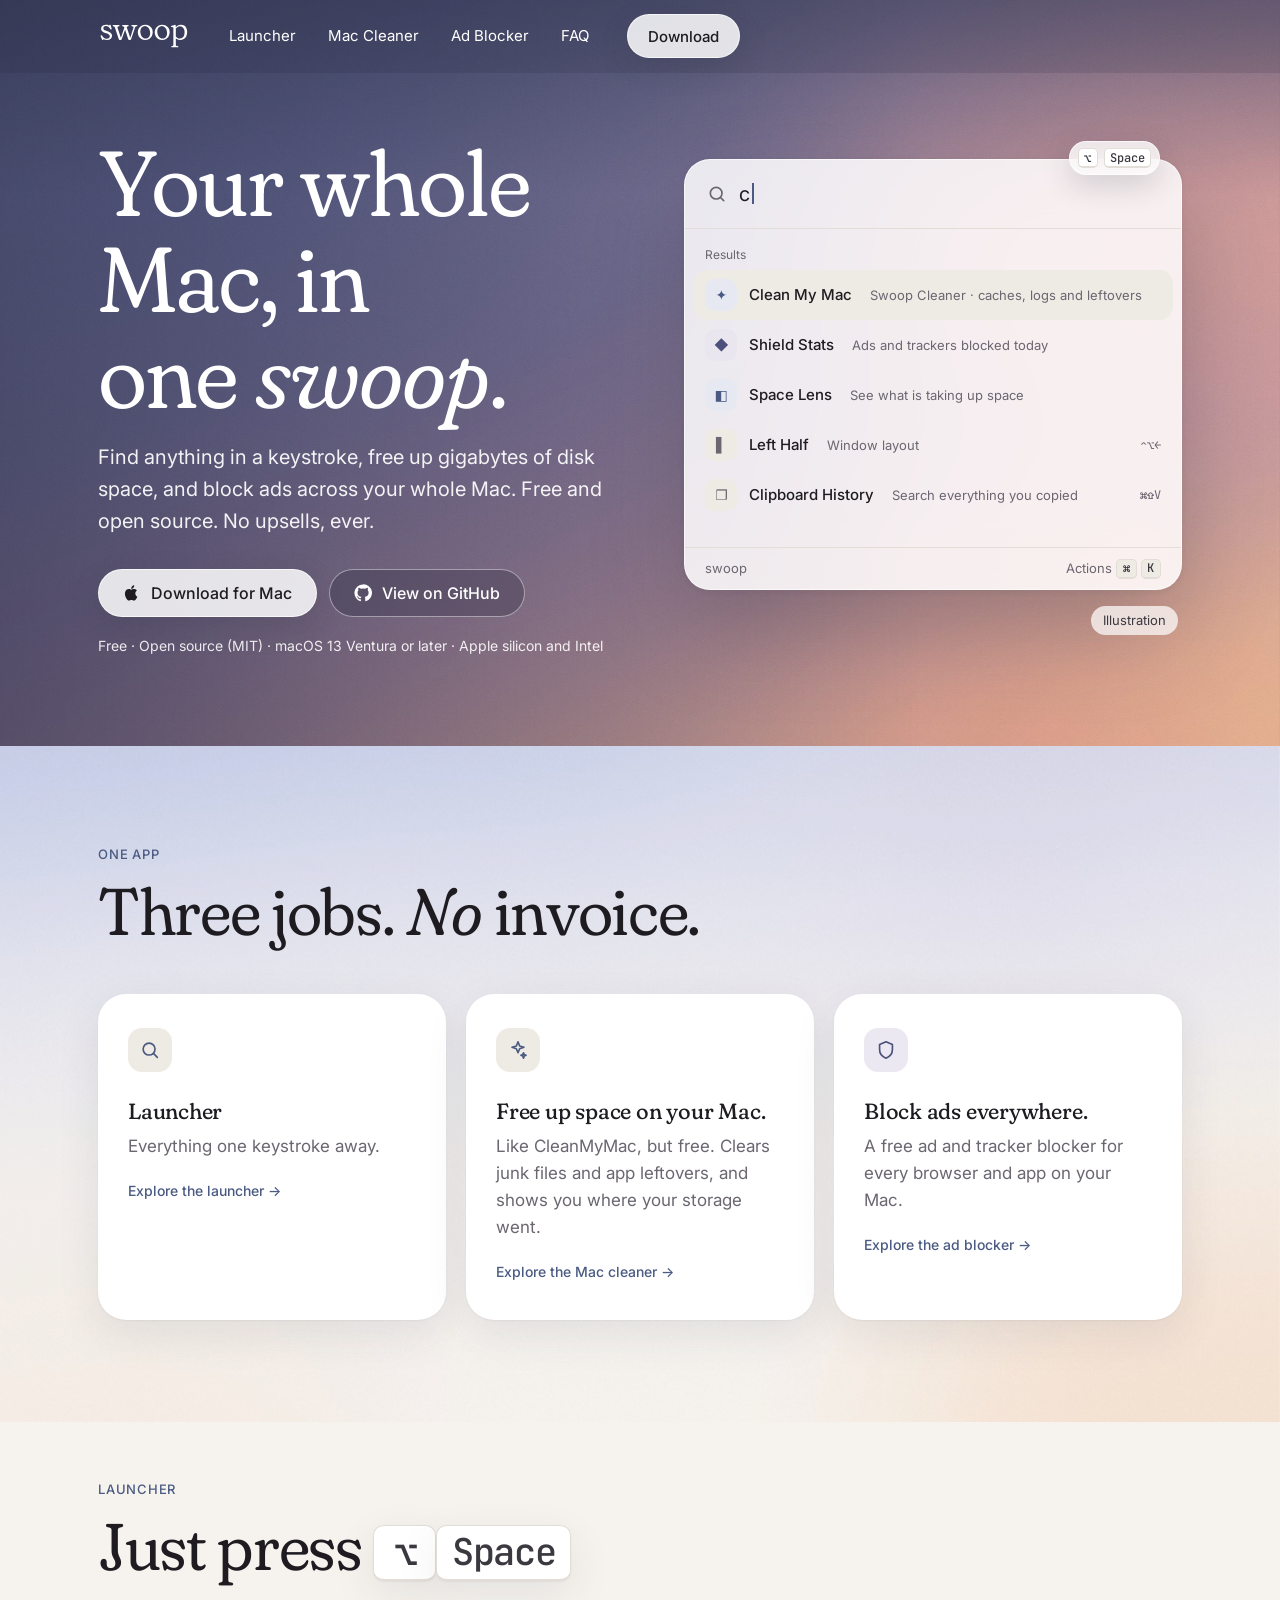
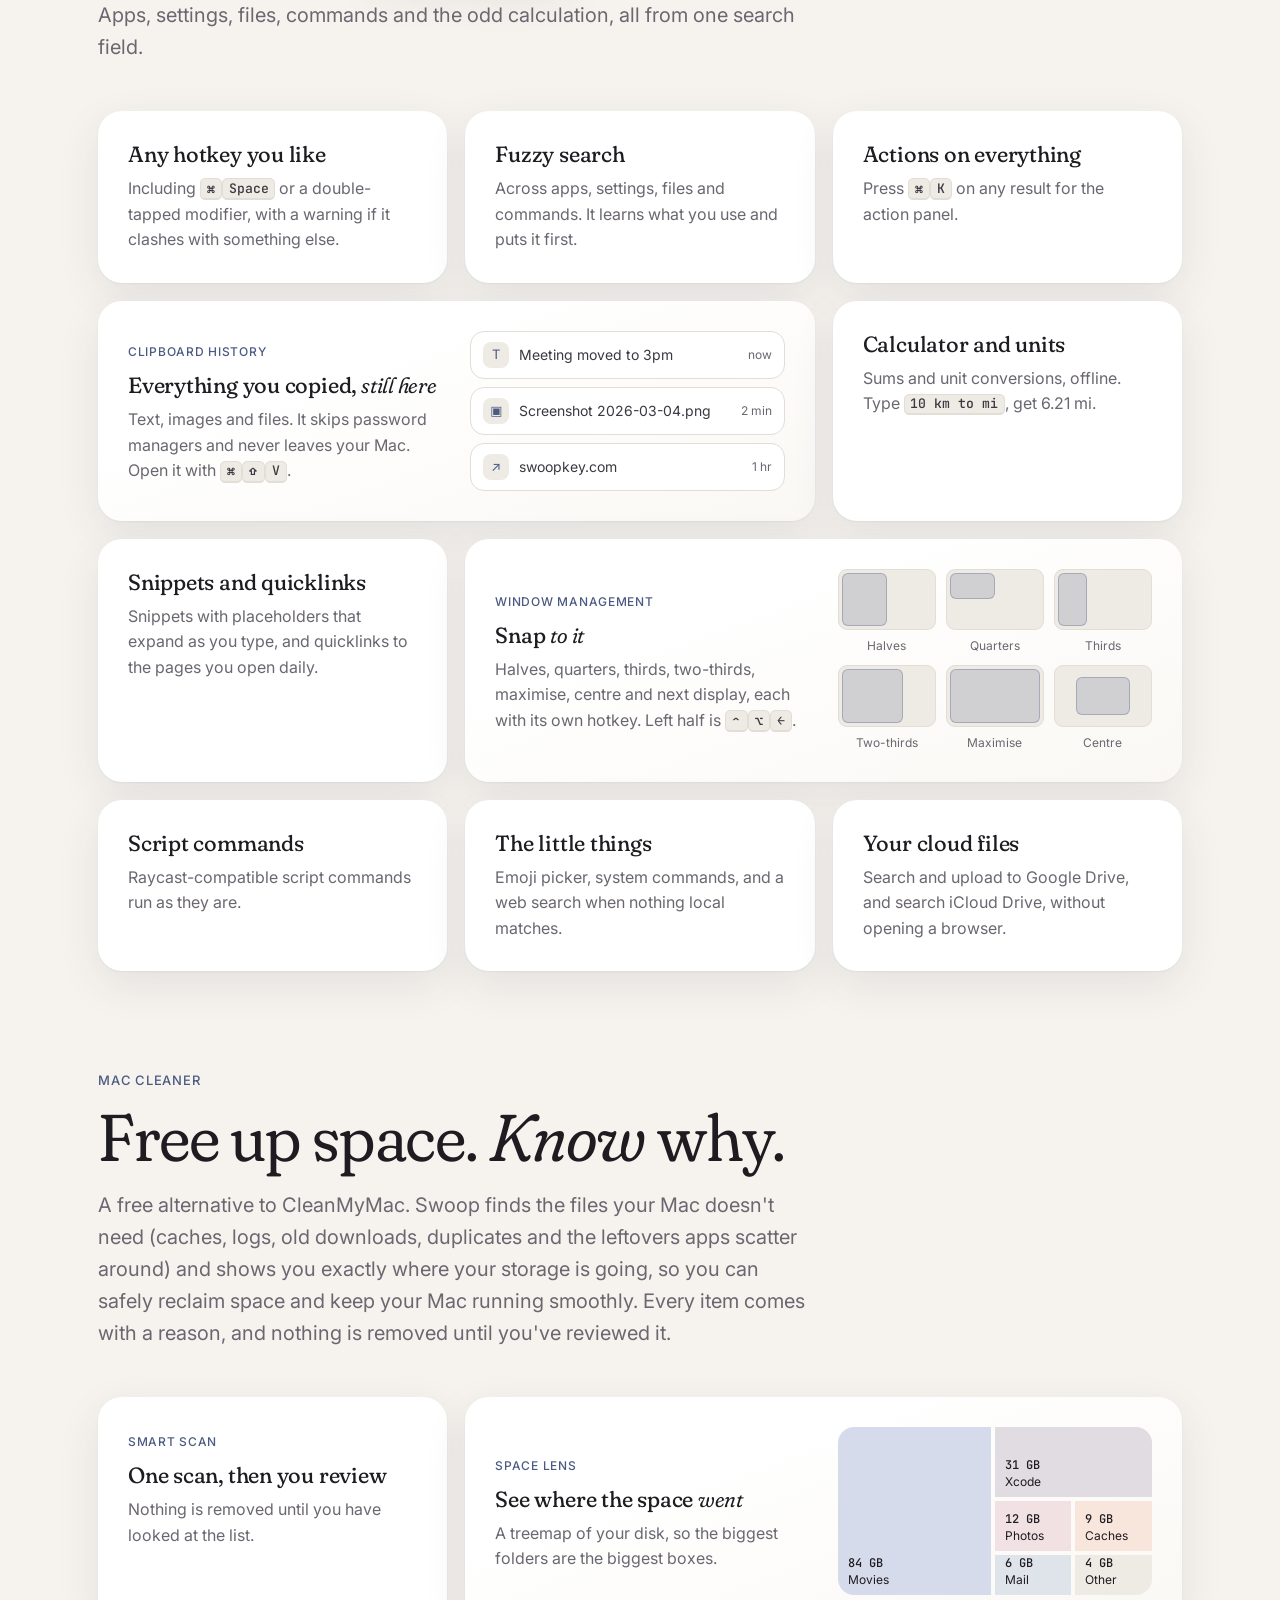
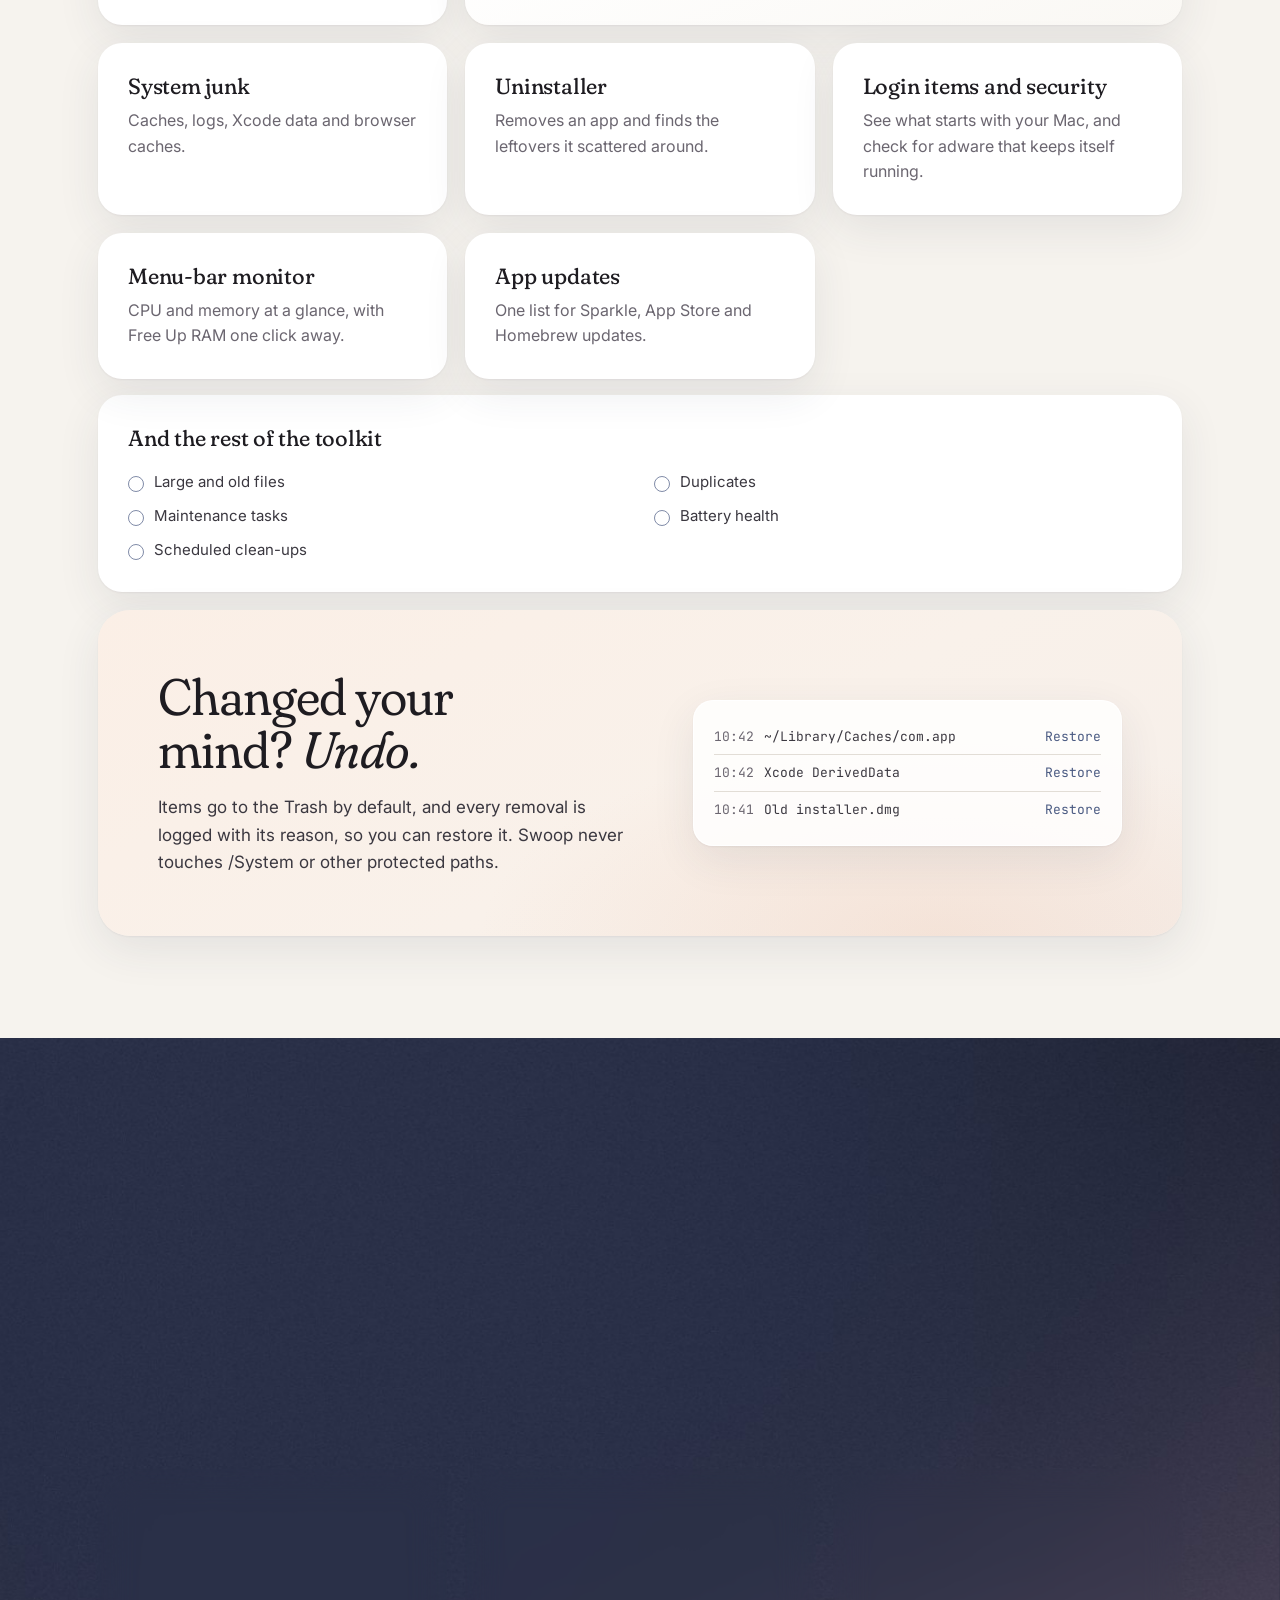
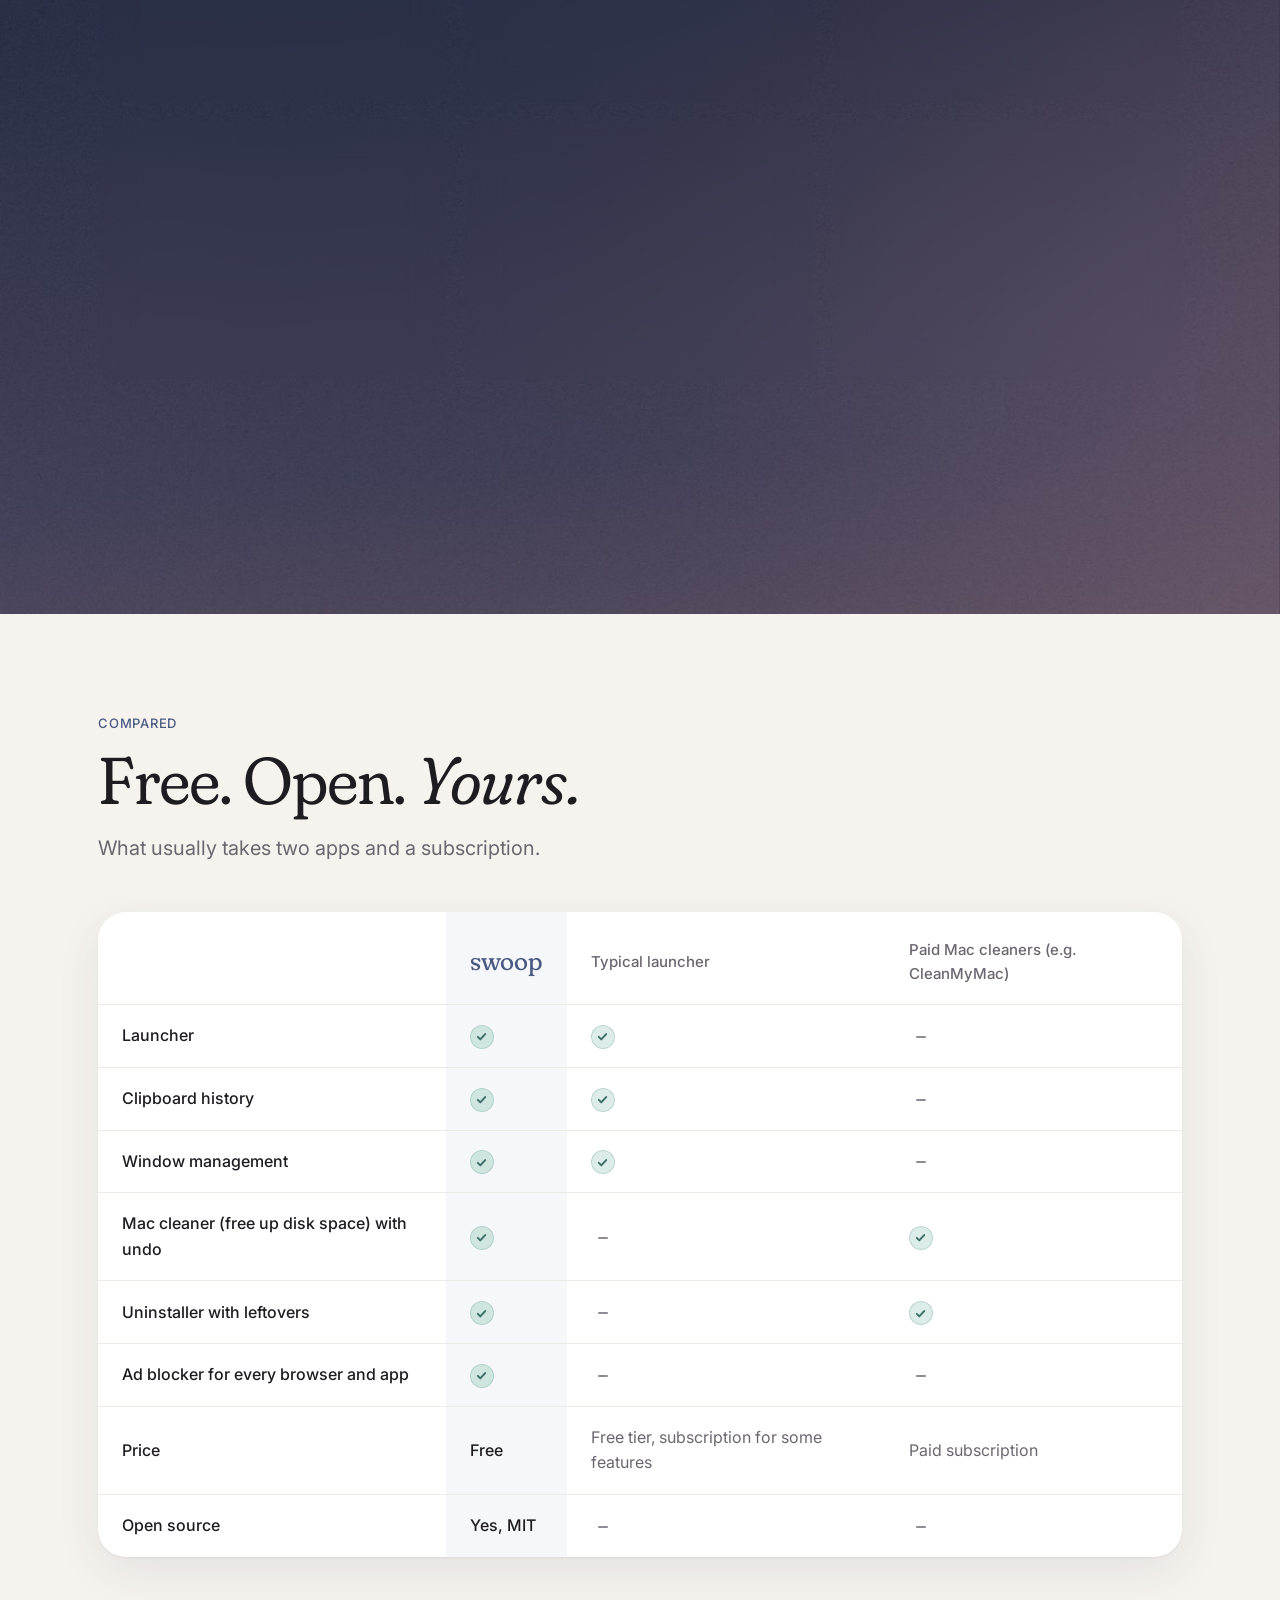
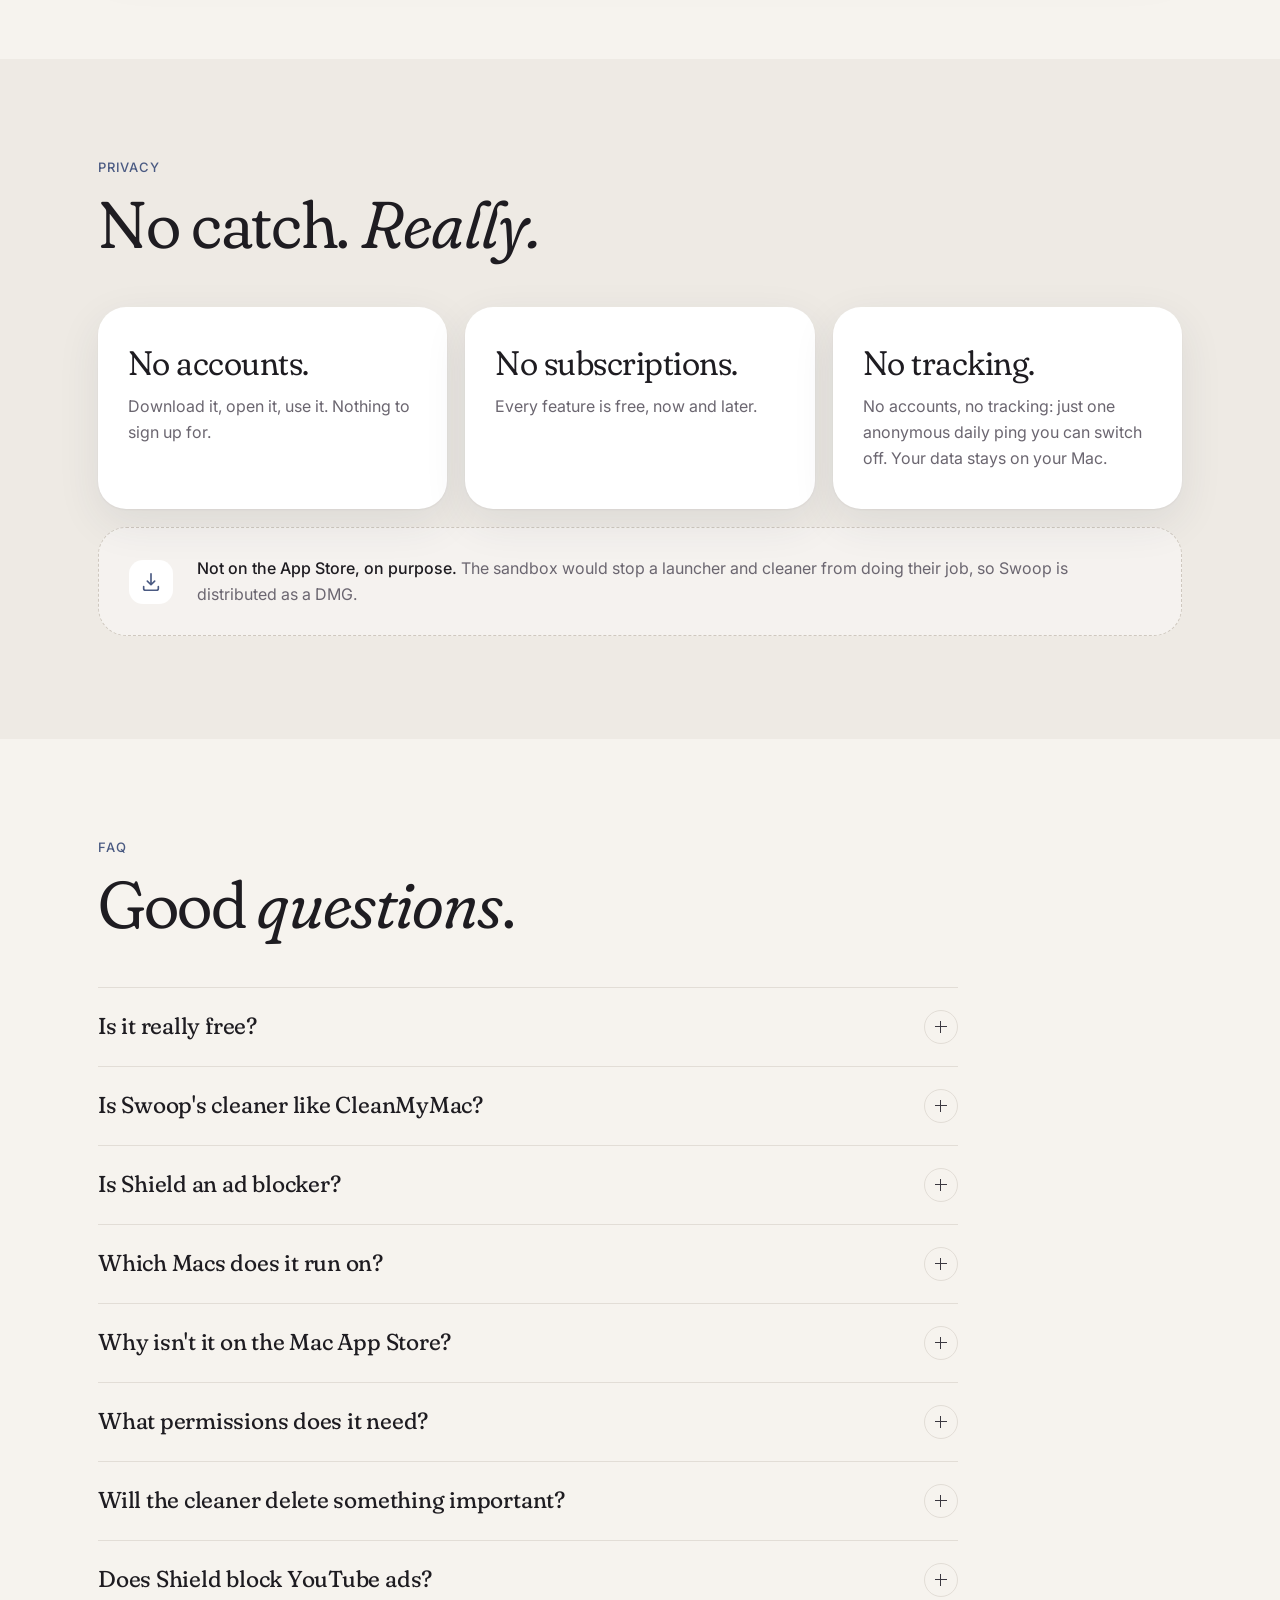
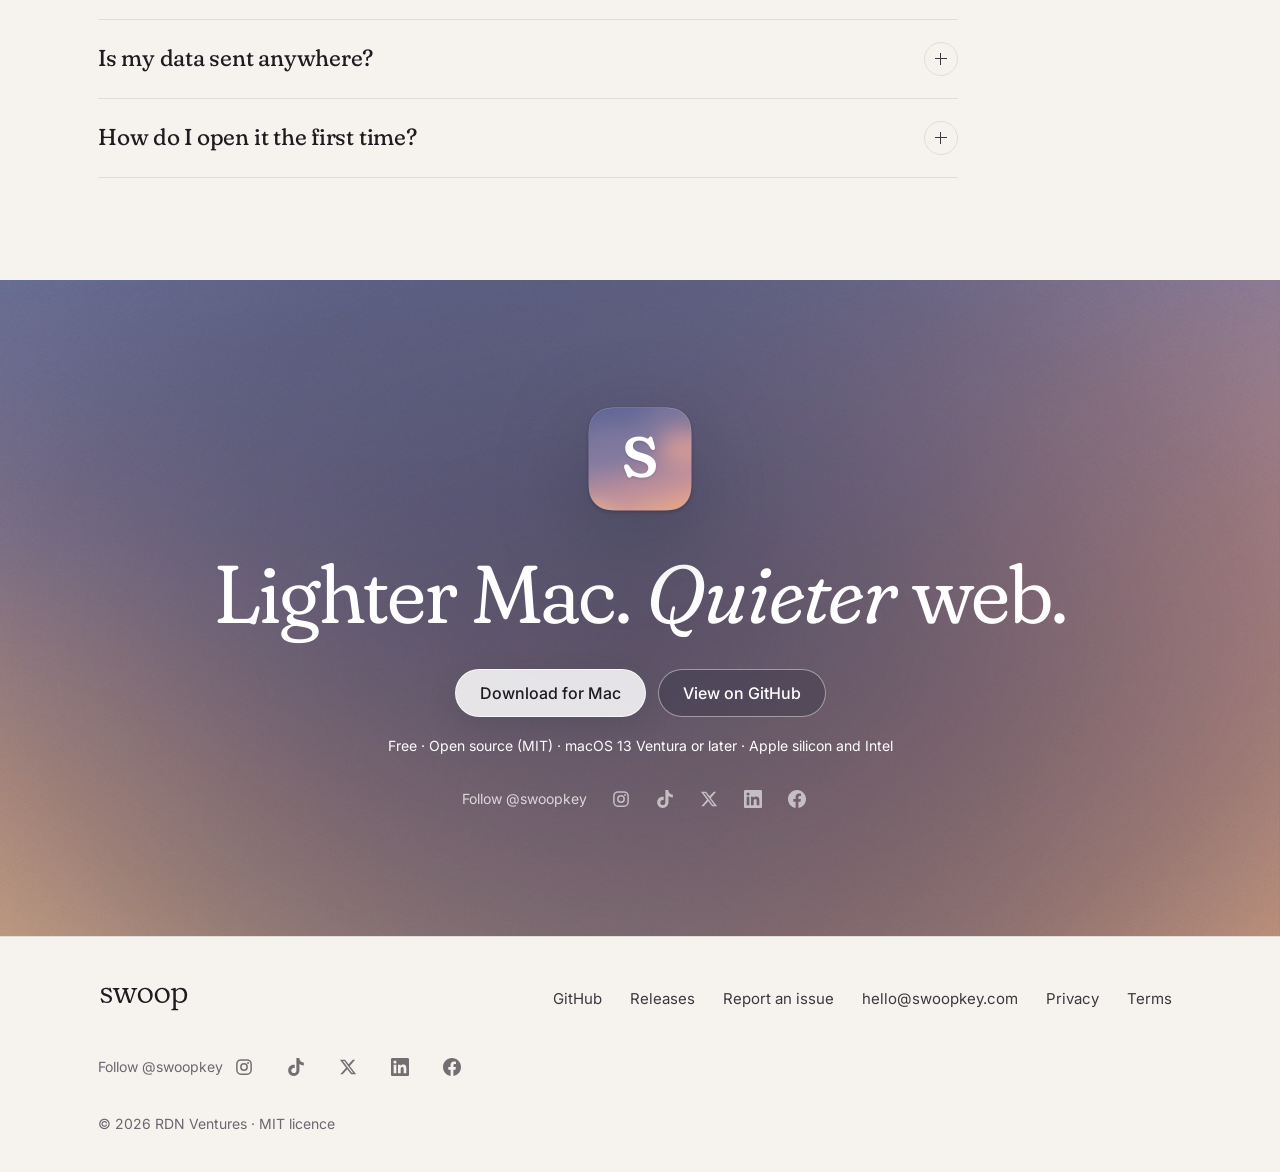
<file: index.html>
<!doctype html>
<html lang="en-GB">
  <head>
    <meta charset="utf-8" />
    <meta name="viewport" content="width=device-width, initial-scale=1" />
    <title>SwoopKey — free Mac launcher, Mac cleaner and ad blocker for macOS</title>
    <meta name="description" content="SwoopKey (Swoop) is a free, open-source Mac app: find anything instantly with one hotkey, free up disk space like CleanMyMac, and block ads across your Mac." />
    <link rel="canonical" href="https://swoopkey.com/" />
    <meta name="application-name" content="SwoopKey" />
    <meta name="apple-mobile-web-app-title" content="SwoopKey" />
    <meta name="theme-color" content="#4A5A82" />
    <meta property="og:title" content="SwoopKey — free Mac launcher, Mac cleaner and ad blocker for macOS" />
    <meta property="og:site_name" content="SwoopKey" />
    <meta property="og:description" content="SwoopKey (Swoop) is a free, open-source Mac app: find anything instantly with one hotkey, free up disk space like CleanMyMac, and block ads across your Mac." />
    <meta property="og:url" content="https://swoopkey.com/" />
    <meta property="og:type" content="website" />
    <meta property="og:image" content="https://swoopkey.com/og-image-1200x630.png" />
    <meta property="og:image:width" content="1200" />
    <meta property="og:image:height" content="630" />
    <meta name="twitter:card" content="summary_large_image" />
    <meta name="twitter:image" content="https://swoopkey.com/og-image-1200x630.png" />
    <meta name="twitter:title" content="SwoopKey — free Mac launcher, Mac cleaner and ad blocker for macOS" />
    <meta name="twitter:description" content="SwoopKey (Swoop) is a free, open-source Mac app: find anything instantly with one hotkey, free up disk space like CleanMyMac, and block ads across your Mac." />
    <meta name="twitter:site" content="@SwoopKey" />
    <script type="application/ld+json">{"@context":"https://schema.org","@type":"SoftwareApplication","name":"SwoopKey","alternateName":"Swoop","url":"https://swoopkey.com/","operatingSystem":"macOS 13 or later","applicationCategory":"UtilitiesApplication","description":"SwoopKey (Swoop) is a free, open-source Mac app: find anything instantly with one hotkey, free up disk space like CleanMyMac, and block ads across your Mac.","offers":{"@type":"Offer","price":"0","priceCurrency":"GBP"},"downloadUrl":"https://github.com/rubendenoronha/swoop/releases/latest/download/Swoop.dmg","license":"https://opensource.org/licenses/MIT","publisher":{"@type":"Organization","name":"RDN Ventures"}}</script>
    <script type="application/ld+json">{"@context":"https://schema.org","@type":"WebSite","name":"SwoopKey","alternateName":"Swoop","url":"https://swoopkey.com/"}</script>
    <link rel="icon" type="image/svg+xml" href="favicon.svg" />
    <link rel="apple-touch-icon" sizes="180x180" href="apple-touch-icon.png" />
    <link rel="preconnect" href="https://fonts.googleapis.com" />
    <link rel="preconnect" href="https://fonts.gstatic.com" crossorigin />
    <link
      rel="stylesheet"
      href="https://fonts.googleapis.com/css2?family=Fraunces:ital,opsz,wght,SOFT@0,9..144,300..600,0..100;1,9..144,300..600,0..100&family=Inter:wght@400;500;600&family=JetBrains+Mono:wght@400;500&display=swap"
    />
    <style>
      /* Swoop brand v2 */
      :root {
        --dusk: #4a5a82; --slate: #6e76a0; --peri: #7d7fa6; --mauve: #a890a8; --rose: #f2a88e; --peach: #f6c291;
        --shell: #f8e2cc; --cream: #f6f3ee; --mist: #eeeae4; --haze: #e2ddd6; --stone: #6b6670;
        --graphite: #3b3840; --ink: #1e1c21; --night: #262a3b;
        --freed: #86ad95; --freed-t: #3f6b52; --review: #d8ac6c; --review-t: #85590f; --danger: #c8776d; --danger-t: #a3433a;
        --sage: #7c6585; --sage-t: #4c507a; --sage-soft: #c9b3d1;
        --card-shadow: 0 1px 2px rgba(30, 28, 33, 0.05), 0 14px 44px rgba(47, 54, 82, 0.09);
        --card-shadow-lift: 0 1px 2px rgba(30, 28, 33, 0.06), 0 22px 60px rgba(47, 54, 82, 0.14);
        --glass: rgba(30, 34, 52, 0.26); --glass-border: rgba(255, 255, 255, 0.45);
        --grain: url("data:image/svg+xml;utf8,<svg xmlns='http://www.w3.org/2000/svg' width='180' height='180'><filter id='n'><feTurbulence type='fractalNoise' baseFrequency='.9' numOctaves='2' stitchTiles='stitch'/><feColorMatrix values='0 0 0 0 .5 0 0 0 0 .5 0 0 0 0 .5 0 0 0 .9 0'/></filter><rect width='100%' height='100%' filter='url(%23n)'/></svg>");
        --sans: "Inter", -apple-system, BlinkMacSystemFont, "Segoe UI", system-ui, sans-serif;
        --serif: "Fraunces", Georgia, serif;
        --mono: "JetBrains Mono", ui-monospace, SFMono-Regular, Menlo, monospace;
        --max: 1180px; --gut: clamp(20px, 5vw, 48px);
        --ease: cubic-bezier(0.2, 0.8, 0.2, 1);
      }
      * { box-sizing: border-box; }
      html { scroll-behavior: smooth; -webkit-text-size-adjust: 100%; }
      body { margin: 0; background: var(--cream); color: var(--graphite); font: 400 17px/1.6 var(--sans); -webkit-font-smoothing: antialiased; }
      img { max-width: 100%; display: block; }
      a { color: inherit; }
      :focus-visible { outline: 2px solid var(--dusk); outline-offset: 3px; border-radius: 6px; }
      .x-sky :focus-visible { outline-color: #fff; }
      .x-skip { position: absolute; left: -9999px; top: 8px; z-index: 100; background: #fff; color: var(--ink); padding: 10px 16px; border-radius: 999px; }
      .x-skip:focus { left: 8px; }
      .x-wrap { max-width: var(--max); margin: 0 auto; padding: 0 var(--gut); }
      .x-sr { position: absolute; width: 1px; height: 1px; overflow: hidden; clip: rect(0 0 0 0); white-space: nowrap; }

      /* sky surfaces: photo, a soft shade for contrast, fine grain */
      .x-sky { position: relative; overflow: hidden; isolation: isolate; color: #fff; }
      .x-bg { position: absolute; left: 0; top: -6%; width: 100%; height: 112%; object-fit: cover; z-index: -3; will-change: transform; }
      .x-sky::before { content: ""; position: absolute; inset: 0; z-index: -2; background: var(--shade, none); pointer-events: none; }
      .x-sky::after { content: ""; position: absolute; inset: 0; z-index: -1; background-image: var(--grain); opacity: 0.1; mix-blend-mode: overlay; pointer-events: none; }

      /* type */
      .x-h1, .x-h2 { font-family: var(--serif); font-weight: 360; font-variation-settings: "opsz" 72, "SOFT" 100; letter-spacing: -0.02em; line-height: 1.04; margin: 0; color: var(--ink); }
      .x-h1 { font-size: clamp(48px, 7.2vw, 96px); color: #fff; }
      .x-h2 { font-size: clamp(38px, 5.2vw, 66px); }
      .x-h1 em, .x-h2 em, .x-h3 em { font-family: var(--serif); font-style: italic; font-weight: 360; font-variation-settings: "opsz" 72, "SOFT" 100; letter-spacing: -0.01em; }
      .x-h3 { font-family: var(--serif); font-size: 22px; font-weight: 420; font-variation-settings: "opsz" 36, "SOFT" 100; letter-spacing: -0.01em; margin: 0 0 8px; color: var(--ink); line-height: 1.22; }
      .x-eyebrow { font: 500 13px/1 var(--sans); letter-spacing: 0.06em; text-transform: uppercase; color: var(--dusk); margin: 0 0 16px; }
      .x-lede { font-size: clamp(17px, 1.6vw, 20px); color: var(--stone); max-width: 36em; margin: 18px 0 0; }
      .x-h1, .x-h2 { text-wrap: balance; }
      .x-kbd { display: inline-flex; align-items: center; justify-content: center; min-width: 1.7em; padding: 0.12em 0.42em; font: 500 0.82em/1.2 var(--mono); color: var(--graphite); background: var(--mist); border: 1px solid var(--haze); border-bottom-width: 2px; border-radius: 0.4em; vertical-align: 0.08em; white-space: nowrap; }
      .x-h2 .x-kbd { font-size: 0.56em; padding: 0.12em 0.4em; border-radius: 0.28em; vertical-align: 0.14em; background: #fff; box-shadow: var(--card-shadow); }

      /* buttons: frosted pills on the sky, Dusk pill on cream */
      .x-btn { display: inline-flex; align-items: center; gap: 10px; min-height: 48px; padding: 0 24px; border-radius: 999px; border: 1px solid transparent; font: 500 16px/1 var(--sans); text-decoration: none; transition: transform 0.3s var(--ease), background 0.3s, box-shadow 0.3s, color 0.3s, border-color 0.3s; }
      .x-btn:hover { transform: translateY(-1px); }
      .x-btn--primary { background: var(--dusk); color: #fff; box-shadow: 0 8px 24px rgba(47, 54, 82, 0.18); }
      .x-btn--primary:hover { background: #3f4e73; }
      .x-btn--frost { background: rgba(255, 255, 255, 0.84); color: var(--ink); border-color: rgba(255, 255, 255, 0.7); backdrop-filter: blur(16px); -webkit-backdrop-filter: blur(16px); box-shadow: 0 10px 30px rgba(38, 42, 59, 0.16); }
      .x-btn--frost:hover { background: rgba(255, 255, 255, 0.94); }
      .x-btn--glass { background: var(--glass); color: #fff; border-color: var(--glass-border); backdrop-filter: blur(16px); -webkit-backdrop-filter: blur(16px); }
      .x-btn--glass:hover { background: rgba(30, 34, 52, 0.36); }
      .x-btn svg { width: 18px; height: 18px; flex: none; }
      .x-ctas { display: flex; flex-wrap: wrap; gap: 12px; margin-top: 32px; }
      .x-fine { font-size: 14px; color: rgba(255, 255, 255, 0.9); margin: 18px 0 0; }

      /* nav */
      .x-nav { position: fixed; inset: 0 0 auto 0; z-index: 50; transition: background 0.4s var(--ease), border-color 0.4s, box-shadow 0.4s; border-bottom: 1px solid transparent; background: rgba(30, 34, 52, 0.14); }
      .x-nav.is-scrolled { background: rgba(246, 243, 238, 0.86); backdrop-filter: saturate(140%) blur(18px); -webkit-backdrop-filter: saturate(140%) blur(18px); border-color: var(--haze); }
      .x-nav__in { display: flex; align-items: center; gap: 24px; height: 72px; }
      .x-nav__logo { display: flex; align-items: center; min-height: 44px; }
      .x-nav__logo img { height: 28px; width: auto; }
      .x-nav__logo .x-logo-light, .x-nav.is-scrolled .x-logo-dark { display: none; }
      .x-nav.is-scrolled .x-logo-light { display: block; }
      .x-nav__links { display: flex; gap: 4px; margin: 0 0 0 auto; padding: 0; list-style: none; }
      .x-nav__links a { display: inline-flex; align-items: center; min-height: 44px; padding: 0 14px; color: #fff; text-decoration: none; font-size: 15px; border-radius: 999px; transition: background 0.3s, color 0.3s; }
      .x-nav__links a:hover { background: rgba(255, 255, 255, 0.14); }
      .x-nav.is-scrolled .x-nav__links a { color: var(--graphite); }
      .x-nav.is-scrolled .x-nav__links a:hover { color: var(--ink); background: var(--mist); }
      .x-nav .x-btn { min-height: 44px; padding: 0 20px; font-size: 15px; }
      .x-nav.is-scrolled .x-btn { background: var(--dusk); color: #fff; border-color: transparent; }
      .x-nav :focus-visible { outline-color: #fff; }
      .x-nav.is-scrolled :focus-visible { outline-color: var(--dusk); }
      .x-nav__toggle { display: none; width: 44px; height: 44px; flex: none; place-items: center; padding: 0; border: 1px solid var(--glass-border); border-radius: 50%; background: var(--glass); color: #fff; cursor: pointer; }
      .x-nav__toggle svg { width: 20px; height: 20px; }
      .x-nav__toggle .x-close, .x-nav.is-open .x-nav__toggle .x-burger { display: none; }
      .x-nav.is-open .x-nav__toggle .x-close { display: block; }
      .x-nav.is-scrolled .x-nav__toggle, .x-nav.is-open .x-nav__toggle { background: #fff; color: var(--ink); border-color: var(--haze); }
      @media (max-width: 760px) {
        .x-nav__in { gap: 10px; height: 64px; }
        .x-nav .x-btn { margin-left: auto; padding: 0 18px; }
        .x-nav__toggle { display: grid; }
        .x-nav__links { display: none; position: absolute; top: 100%; left: 0; right: 0; flex-direction: column; gap: 0; margin: 0; padding: 8px var(--gut) 16px; background: rgba(246, 243, 238, 0.97); backdrop-filter: blur(18px); -webkit-backdrop-filter: blur(18px); border-bottom: 1px solid var(--haze); box-shadow: 0 18px 40px rgba(38, 42, 59, 0.12); }
        .x-nav.is-open .x-nav__links { display: flex; }
        .x-nav.is-open { background: rgba(246, 243, 238, 0.97); border-color: var(--haze); }
        .x-nav.is-open .x-logo-dark { display: none; }
        .x-nav.is-open .x-logo-light { display: block; }
        .x-nav.is-open .x-btn { background: var(--dusk); color: #fff; border-color: transparent; }
        .x-nav .x-nav__links a { display: flex; min-height: 52px; padding: 0 4px; font-size: 17px; color: var(--graphite); border-bottom: 1px solid var(--haze); border-radius: 0; }
        .x-nav .x-nav__links li:last-child a { border-bottom: 0; }
        .x-nav :focus-visible, .x-nav.is-open :focus-visible { outline-color: var(--dusk); }
      }

      /* hero */
      .x-hero { background-color: #62668f; padding: 136px 0 88px; --shade: linear-gradient(180deg, rgba(30, 34, 52, 0.34) 0%, rgba(30, 34, 52, 0) 26%), linear-gradient(90deg, rgba(30, 34, 52, 0.42) 0%, rgba(30, 34, 52, 0.18) 48%, rgba(30, 34, 52, 0) 72%); }
      .x-hero__grid { display: grid; grid-template-columns: 1.05fr 1fr; gap: clamp(32px, 5vw, 72px); align-items: center; }
      .x-hero .x-lede { color: rgba(255, 255, 255, 0.92); }
      @keyframes x-float { 50% { transform: translateY(-8px); } }
      @media (max-width: 960px) {
        .x-hero__grid { grid-template-columns: 1fr; }
        .x-hero { padding-top: 112px; --shade: linear-gradient(180deg, rgba(30, 34, 52, 0.42) 0%, rgba(30, 34, 52, 0.3) 55%, rgba(30, 34, 52, 0.12) 100%); }
      }

      /* launcher mock: a light frosted window on the sky */
      .x-mock { position: relative; }
      .x-mock__hotkey { position: absolute; top: -18px; right: 22px; z-index: 2; display: inline-flex; gap: 6px; align-items: center; padding: 6px 8px; border-radius: 999px; background: rgba(255, 255, 255, 0.78); border: 1px solid rgba(255, 255, 255, 0.7); backdrop-filter: blur(14px); -webkit-backdrop-filter: blur(14px); box-shadow: 0 10px 30px rgba(38, 42, 59, 0.18); }
      .x-mock__hotkey .x-kbd { background: #fff; font-size: 12px; }
      .x-win { background: rgba(255, 255, 255, 0.85); border: 1px solid rgba(255, 255, 255, 0.65); border-radius: 26px; box-shadow: 0 2px 6px rgba(38, 42, 59, 0.06), 0 40px 90px rgba(38, 42, 59, 0.28); backdrop-filter: blur(28px) saturate(130%); -webkit-backdrop-filter: blur(28px) saturate(130%); overflow: hidden; color: var(--ink); }
      .x-win__search { display: flex; align-items: center; gap: 12px; padding: 18px 22px; border-bottom: 1px solid var(--haze); font-size: 20px; }
      .x-win__search svg { width: 20px; height: 20px; color: var(--stone); flex: none; }
      .x-win__q { min-height: 1.4em; }
      .x-win__q::after { content: ""; display: inline-block; width: 2px; height: 1.05em; margin-left: 2px; vertical-align: -0.15em; background: var(--dusk); animation: x-blink 1s steps(1) infinite; }
      @keyframes x-blink { 50% { opacity: 0; } }
      .x-win__list { list-style: none; margin: 0; padding: 8px; min-height: 318px; }
      .x-win__label { font-size: 12px; color: var(--stone); padding: 8px 12px 6px; }
      .x-row { display: flex; align-items: center; gap: 12px; padding: 9px 12px; border-radius: 14px; animation: x-in 0.4s var(--ease) both; }
      .x-row.is-sel { background: var(--mist); }
      .x-row__ic { width: 32px; height: 32px; border-radius: 10px; display: grid; place-items: center; font-size: 14px; flex: none; background: #e6e9f1; color: var(--dusk); }
      .x-row__ic--teal { background: #e9e6f0; color: var(--sage-t); }
      .x-row__ic--grey { background: var(--mist); color: var(--stone); }
      .x-row.is-sel .x-row__ic--grey { background: #fff; }
      .x-row__t { font-size: 15px; font-weight: 500; }
      .x-row__s { font-size: 13px; color: var(--stone); margin-left: 6px; }
      .x-row__k { margin-left: auto; font: 12px var(--mono); color: var(--stone); white-space: nowrap; }
      .x-calc { display: grid; grid-template-columns: 1fr auto 1fr; align-items: center; gap: 12px; margin: 4px 4px 8px; padding: 22px 16px; border-radius: 16px; background: var(--mist); text-align: center; color: var(--ink); animation: x-in 0.4s var(--ease) both; }
      .x-calc b { display: block; font: 380 32px/1.2 var(--serif); font-variation-settings: "opsz" 72, "SOFT" 100; letter-spacing: -0.01em; }
      .x-calc span { font-size: 13px; color: var(--stone); }
      @keyframes x-in { from { opacity: 0; transform: translateY(6px); } }
      .x-win__foot { display: flex; justify-content: space-between; align-items: center; padding: 10px 20px; border-top: 1px solid var(--haze); font-size: 13px; color: var(--stone); }
      .x-win__foot .x-kbd { font-size: 12px; }
      .x-mock__note { display: table; margin: 16px 4px 0 auto; padding: 4px 12px; border-radius: 999px; font-size: 13px; color: var(--graphite); background: rgba(255, 255, 255, 0.72); backdrop-filter: blur(12px); -webkit-backdrop-filter: blur(12px); }
      @media (max-width: 520px) { .x-row__s { display: none; } .x-win__search { font-size: 17px; } }

      /* sections */
      .x-sec { --sec-y: clamp(64px, 8vw, 104px); padding: var(--sec-y) 0; }
      /* same cream background back to back: one gap, not two */
      .x-sec:not(.x-sky):not(.x-sec--mist) + .x-sec:not(.x-sky):not(.x-sec--mist) { padding-top: 0; }
      /* the dawn sky fades into cream, so the next section needs less top room */
      .x-sec--dawn + .x-sec { padding-top: calc(var(--sec-y) * 0.6); }
      .x-sec__head { max-width: 760px; margin-bottom: clamp(32px, 4vw, 48px); }
      .x-sec--mist { background: var(--mist); }
      .x-sec--dawn { color: var(--graphite); background: var(--cream); }
      .x-sec--dawn :focus-visible { outline-color: var(--dusk); }
      .x-sec--dawn .x-bg { opacity: 0.95; }

      /* three-up */
      .x-three { display: grid; grid-template-columns: repeat(3, 1fr); gap: 20px; }
      .x-three a { display: block; padding: 34px 30px; background: #fff; border-radius: 28px; text-decoration: none; box-shadow: var(--card-shadow); transition: transform 0.4s var(--ease), box-shadow 0.4s var(--ease); }
      .x-three a:hover { transform: translateY(-3px); box-shadow: var(--card-shadow-lift); }
      .x-three p { margin: 0; color: var(--stone); }
      .x-badge { width: 44px; height: 44px; border-radius: 14px; display: grid; place-items: center; margin-bottom: 26px; background: var(--mist); color: var(--dusk); }
      .x-badge svg { width: 22px; height: 22px; }
      .x-badge--teal { background: #ebe8f1; color: var(--sage-t); }
      .x-more { display: inline-block; margin-top: 20px; font-size: 14px; font-weight: 500; color: var(--dusk); }
      @media (max-width: 860px) { .x-three { grid-template-columns: 1fr; } }

      /* feature grid */
      .x-grid { display: grid; grid-template-columns: repeat(3, 1fr); gap: 18px; }
      .x-card { padding: 30px; background: #fff; border-radius: 24px; box-shadow: var(--card-shadow); }
      .x-card p { margin: 0; color: var(--stone); font-size: 16px; }
      .x-card--wide { grid-column: span 2; display: grid; grid-template-columns: 1fr 1fr; gap: 28px; align-items: center; }
      .x-card--tint { background: linear-gradient(160deg, #fff 30%, #faf8f4 100%); }
      .x-card .x-tag { display: inline-block; font: 500 12px/1 var(--sans); color: var(--dusk); letter-spacing: 0.06em; text-transform: uppercase; margin-bottom: 14px; }
      @media (max-width: 960px) { .x-grid { grid-template-columns: repeat(2, 1fr); grid-auto-flow: dense; } }
      @media (max-width: 640px) { .x-grid { grid-template-columns: 1fr; } .x-card--wide { grid-column: auto; grid-template-columns: 1fr; } }

      /* mini visuals */
      .x-clip { display: grid; gap: 8px; }
      .x-clip div { display: flex; align-items: center; gap: 10px; padding: 10px 12px; border-radius: 14px; background: #fff; border: 1px solid var(--haze); font-size: 14px; color: var(--graphite); }
      .x-clip i { width: 26px; height: 26px; border-radius: 8px; background: var(--mist); color: var(--dusk); display: grid; place-items: center; font-style: normal; font-size: 13px; flex: none; }
      .x-clip small { margin-left: auto; color: var(--stone); font-size: 12px; }
      .x-snap { display: grid; grid-template-columns: repeat(3, 1fr); gap: 10px; }
      .x-snap figure { margin: 0; text-align: center; font-size: 12px; color: var(--stone); }
      .x-snap .x-scr { position: relative; aspect-ratio: 16 / 10; border-radius: 9px; background: var(--mist); border: 1px solid var(--haze); margin-bottom: 6px; overflow: hidden; }
      .x-snap .x-scr i { position: absolute; border-radius: 6px; background: rgba(74, 90, 130, 0.18); border: 1px solid rgba(74, 90, 130, 0.32); inset: 3px; }
      .x-tree { display: grid; grid-template-columns: 2fr 1fr 1fr; grid-template-rows: 70px 50px 40px; gap: 4px; border-radius: 16px; overflow: hidden; }
      .x-tree div { padding: 8px 10px; font-size: 12px; color: var(--ink); display: flex; flex-direction: column; justify-content: flex-end; line-height: 1.3; }
      .x-tree b { font-weight: 500; font-family: var(--mono); }
      .x-ticks { list-style: none; margin: 0; padding: 0; display: grid; grid-template-columns: repeat(2, 1fr); gap: 10px 28px; }
      .x-ticks li { position: relative; padding-left: 26px; font-size: 15px; color: var(--graphite); }
      .x-ticks li::before { content: ""; position: absolute; left: 0; top: 0.42em; width: 14px; height: 14px; border-radius: 50%; border: 1.5px solid var(--dusk); opacity: 0.7; }
      @media (max-width: 640px) { .x-ticks { grid-template-columns: 1fr; } }

      /* undo callout: a faint Shell card */
      .x-undo { margin-top: 18px; display: grid; grid-template-columns: 1.1fr 1fr; gap: clamp(28px, 5vw, 64px); align-items: center; padding: clamp(32px, 5vw, 60px); border-radius: 32px; background: linear-gradient(150deg, #fbefe6 0%, #f9f1ea 55%, #f6efea 100%); color: var(--graphite); position: relative; overflow: hidden; isolation: isolate; box-shadow: var(--card-shadow); }
      .x-undo::before { content: ""; position: absolute; inset: auto -20% -60% 35%; height: 120%; background: radial-gradient(closest-side, rgba(232, 169, 134, 0.18), transparent); z-index: -1; }
      .x-undo .x-h2 { font-size: clamp(34px, 4vw, 52px); }
      .x-undo p { margin: 18px 0 0; }
      .x-log { font: 13px/1.5 var(--mono); background: rgba(255, 255, 255, 0.82); border: 1px solid rgba(255, 255, 255, 0.9); border-radius: 20px; padding: 18px 20px; box-shadow: var(--card-shadow); color: var(--graphite); }
      .x-log div { display: flex; gap: 10px; padding: 8px 0; border-bottom: 1px solid var(--haze); overflow-wrap: anywhere; }
      .x-log div:last-child { border: 0; }
      .x-log span { color: var(--stone); flex: none; }
      .x-log em { margin-left: auto; font-style: normal; color: var(--dusk); flex: none; }
      @media (max-width: 860px) { .x-undo { grid-template-columns: 1fr; } }

      /* shield: night sky, frosted dark cards, Twilight */
      .x-shield { background-color: var(--night); color: rgba(255, 255, 255, 0.82); --shade: linear-gradient(180deg, rgba(31, 34, 49, 0.15) 0%, rgba(31, 34, 49, 0.45) 100%); }
      .x-shield .x-h2, .x-shield .x-h3 { color: #fff; }
      .x-shield .x-eyebrow { color: var(--sage-soft); }
      .x-shield .x-lede { color: rgba(255, 255, 255, 0.82); }
      .x-shield__top { display: grid; grid-template-columns: 1fr auto; gap: 40px; align-items: center; margin-bottom: clamp(32px, 4vw, 48px); }
      .x-shield__mark { width: clamp(120px, 16vw, 200px); filter: drop-shadow(0 24px 60px rgba(124, 101, 133, 0.32)); animation: x-float 7s ease-in-out infinite; }
      .x-shield .x-card { background: rgba(38, 42, 59, 0.42); border: 1px solid rgba(255, 255, 255, 0.14); box-shadow: 0 18px 50px rgba(15, 17, 28, 0.22); backdrop-filter: blur(18px); -webkit-backdrop-filter: blur(18px); }
      .x-shield .x-card p { color: rgba(255, 255, 255, 0.8); }
      .x-shield .x-badge { width: 40px; height: 40px; border-radius: 12px; margin-bottom: 20px; background: rgba(201, 179, 209, 0.16); color: var(--sage-soft); border: 1px solid rgba(201, 179, 209, 0.22); }
      .x-shield .x-badge svg { width: 20px; height: 20px; }
      .x-shield .x-kbd { background: rgba(255, 255, 255, 0.1); border-color: rgba(255, 255, 255, 0.18); color: #fff; }
      .x-note { margin-top: 32px; padding-top: 24px; border-top: 1px solid rgba(255, 255, 255, 0.14); display: grid; gap: 8px; font-size: 14px; color: rgba(255, 255, 255, 0.78); max-width: 820px; }
      .x-note p { margin: 0; }
      @media (max-width: 640px) { .x-shield__top { grid-template-columns: 1fr; } .x-shield__mark { order: -1; } }

      /* compare */
      .x-table-wrap { overflow-x: auto; border-radius: 28px; background: #fff; box-shadow: var(--card-shadow); }
      .x-table { width: 100%; border-collapse: collapse; min-width: 620px; font-size: 16px; }
      .x-table th, .x-table td { padding: 18px 24px; text-align: left; border-bottom: 1px solid var(--mist); vertical-align: middle; }
      .x-table tbody tr:last-child > * { border-bottom: 0; }
      .x-table thead th { font-weight: 500; font-size: 15px; color: var(--stone); padding-top: 26px; }
      .x-table tbody th { font-weight: 500; color: var(--ink); }
      .x-table .x-us { background: #f6f7fa; }
      .x-table td { color: var(--stone); }
      .x-table td.x-us { color: var(--ink); font-weight: 500; }
      .x-yes, .x-no { display: inline-block; width: 24px; height: 24px; vertical-align: middle; position: relative; }
      .x-yes { border-radius: 50%; background: #dcece8 url("data:image/svg+xml,%3Csvg xmlns='http://www.w3.org/2000/svg' viewBox='0 0 16 16' fill='none' stroke='%233b6f68' stroke-width='2.4' stroke-linecap='round' stroke-linejoin='round'%3E%3Cpath d='M3.5 8.5l3 3L12.5 5'/%3E%3C/svg%3E") center / 13px no-repeat; box-shadow: inset 0 0 0 1px rgba(111, 165, 156, 0.35); }
      .x-us .x-yes { background-color: #cfe5df; }
      .x-no::before { content: ""; position: absolute; left: 7px; right: 7px; top: 11px; height: 2px; border-radius: 2px; background: #8f8a93; }
      .x-sm { display: none; }
      .x-us-logo { font: 400 26px/1 var(--serif); font-variation-settings: "opsz" 72, "SOFT" 100; letter-spacing: -0.01em; color: var(--dusk); }

      /* privacy */
      .x-priv { display: grid; grid-template-columns: repeat(3, 1fr); gap: 18px; margin-bottom: 18px; }
      .x-priv div { padding: 38px 30px; border-radius: 28px; background: #fff; box-shadow: var(--card-shadow); }
      .x-priv b { display: block; font: 360 clamp(26px, 2.8vw, 34px)/1.1 var(--serif); font-variation-settings: "opsz" 72, "SOFT" 100; letter-spacing: -0.015em; color: var(--ink); margin-bottom: 12px; }
      .x-priv p, .x-store p { margin: 0; color: var(--stone); font-size: 16px; }
      .x-store { display: flex; gap: 24px; align-items: center; padding: 28px 30px; border-radius: 28px; border: 1px dashed #cfc8bf; background: rgba(255, 255, 255, 0.4); }
      .x-store .x-badge { margin: 0; flex: none; background: #fff; }
      @media (max-width: 760px) { .x-priv { grid-template-columns: 1fr; } .x-store { flex-direction: column; align-items: flex-start; } }

      /* faq: hairline accordion */
      .x-faq { max-width: 860px; border-top: 1px solid var(--haze); }
      .x-faq details { border-bottom: 1px solid var(--haze); }
      .x-faq summary { list-style: none; cursor: pointer; display: flex; justify-content: space-between; align-items: center; gap: 20px; min-height: 44px; padding: 22px 0; font: 400 clamp(19px, 2vw, 23px)/1.3 var(--serif); font-variation-settings: "opsz" 36, "SOFT" 100; letter-spacing: -0.01em; color: var(--ink); transition: color 0.3s; }
      .x-faq summary:hover { color: var(--dusk); }
      .x-faq summary::-webkit-details-marker { display: none; }
      .x-faq summary::after { content: ""; flex: none; width: 32px; height: 32px; border-radius: 50%; border: 1px solid var(--haze); background: transparent no-repeat center; background-image: linear-gradient(var(--graphite), var(--graphite)), linear-gradient(var(--graphite), var(--graphite)); background-size: 12px 1.25px, 1.25px 12px; transition: transform 0.4s var(--ease), background-size 0.4s var(--ease); }
      .x-faq details[open] summary::after { background-size: 12px 1.25px, 1.25px 0; transform: rotate(180deg); }
      .x-faq details > div { padding: 0 60px 28px 0; color: var(--stone); }
      .x-faq details > div p { margin: 0 0 10px; }
      @media (max-width: 520px) { .x-faq details > div { padding-right: 0; } }

      /* final cta */
      .x-final { background-color: var(--slate); text-align: center; padding: clamp(72px, 9vw, 120px) 0; --shade: radial-gradient(70% 80% at 50% 55%, rgba(30, 34, 52, 0.5), rgba(30, 34, 52, 0.3) 70%, rgba(30, 34, 52, 0.14)); }
      .x-final .x-h2 { color: #fff; font-size: clamp(44px, 6.4vw, 88px); }
      .x-final__icon { width: 128px; height: 128px; margin: 0 auto 28px; filter: drop-shadow(0 26px 44px rgba(38, 42, 59, 0.35)); animation: x-float 6s ease-in-out infinite; }
      .x-final .x-ctas { justify-content: center; }
      .x-final .x-fine { color: #fff; }

      /* footer */
      .x-foot { background: var(--cream); padding: 40px 0 36px; border-top: 1px solid var(--haze); font-size: 15px; color: var(--stone); }
      .x-foot__in { display: flex; flex-wrap: wrap; gap: 24px 40px; align-items: center; justify-content: space-between; }
      .x-foot__in > a { display: inline-flex; align-items: center; min-height: 44px; }
      .x-foot img { height: 28px; width: auto; }
      .x-foot ul { list-style: none; margin: 0; padding: 0; display: flex; flex-wrap: wrap; gap: 4px 8px; }
      .x-foot ul a { display: inline-flex; align-items: center; min-height: 44px; padding: 0 10px; text-decoration: none; color: var(--graphite); transition: color 0.3s; }
      .x-foot ul a:hover { color: var(--dusk); }
      .x-foot p { margin: 0; width: 100%; font-size: 14px; }

      /* follow row */
      .x-follow { display: flex; flex-wrap: wrap; align-items: center; gap: 4px 12px; width: 100%; }
      .x-follow__cap { font-size: 14px; color: var(--stone); }
      .x-foot .x-follow p.x-follow__cap { width: auto; }
      .x-follow__list { list-style: none; margin: 0; padding: 0; display: flex; flex-wrap: wrap; gap: 0; }
      .x-follow__list a { display: inline-flex; align-items: center; justify-content: center; width: 44px; height: 44px; border-radius: 50%; color: var(--graphite); opacity: 0.7; transition: color 0.3s, opacity 0.3s; }
      .x-follow__list a:hover, .x-follow__list a:focus-visible { color: var(--dusk); opacity: 1; }
      .x-follow__list svg { width: 18px; height: 18px; display: block; }
      .x-foot .x-follow__list { margin-left: -13px; }
      .x-final .x-follow { justify-content: center; margin-top: 20px; }
      .x-final .x-follow__cap { color: #fff; opacity: 0.75; margin: 0; }
      .x-final .x-follow__list a { color: #fff; opacity: 0.6; }
      .x-final .x-follow__list a:hover, .x-final .x-follow__list a:focus-visible { color: #fff; opacity: 1; }

      /* tablet */
      @media (max-width: 960px) {
        .x-priv div { padding: 30px 24px; }
        .x-card { padding: 26px; }
      }
      @media (min-width: 641px) and (max-width: 860px) {
        .x-three a { display: grid; grid-template-columns: 44px 1fr; column-gap: 22px; padding: 28px; }
        .x-three .x-badge { grid-row: 1 / span 3; margin: 0; }
        .x-three .x-more { justify-self: start; margin-top: 14px; }
      }

      /* phone */
      @media (max-width: 640px) {
        body { font-size: 16px; }
        .x-sec { --sec-y: 52px; }
        .x-sec__head { margin-bottom: 28px; }
        .x-eyebrow { margin-bottom: 12px; }
        .x-lede { font-size: 17px; margin-top: 14px; }
        .x-h1 { font-size: clamp(38px, 10.6vw, 50px); line-height: 1.06; }
        .x-h2 { font-size: clamp(32px, 9vw, 40px); line-height: 1.08; }
        .x-h3 { font-size: 21px; }
        .x-fine { font-size: 15px; }

        .x-hero { padding: 100px 0 56px; }
        .x-hero__grid { gap: 40px; }
        .x-ctas { margin-top: 28px; flex-direction: column; }
        .x-ctas .x-btn { width: 100%; justify-content: center; min-height: 52px; }
        .x-mock__hotkey { right: 14px; }
        .x-win { border-radius: 22px; }
        .x-win__search { padding: 15px 18px; }
        .x-win__list { min-height: 280px; padding: 6px; }
        .x-calc { padding: 16px 10px; gap: 8px; }
        .x-calc b { font-size: 26px; }

        .x-three { gap: 14px; }
        .x-three a { padding: 26px 24px; border-radius: 24px; }
        .x-badge { margin-bottom: 18px; }
        .x-grid { gap: 14px; }
        .x-card { padding: 24px; border-radius: 22px; }
        .x-card--wide { gap: 22px; }
        .x-ticks li { font-size: 16px; }

        .x-undo { margin-top: 14px; padding: 28px 22px; border-radius: 26px; gap: 24px; }
        .x-undo .x-h2 { font-size: clamp(30px, 8.4vw, 38px); }
        .x-log { padding: 12px 16px; font-size: 12.5px; }

        .x-shield__top { gap: 36px; padding-top: 12px; }
        .x-shield__mark { width: 96px; height: 96px; margin: 0 0 2px; filter: drop-shadow(0 26px 44px rgba(46, 54, 88, 0.35)); }
        .x-note { margin-top: 28px; font-size: 15px; }

        /* comparison: compact 4-column matrix */
        .x-lg { display: none; }
        .x-sm { display: inline; }
        .x-table-wrap { overflow: hidden; border-radius: 24px; }
        .x-table { min-width: 0; table-layout: fixed; }
        .x-table th, .x-table td { padding: 0 2px; height: 52px; text-align: center; font-size: 13px; line-height: 1.25; overflow-wrap: anywhere; }
        .x-table col.x-col-name { width: 40%; }
        .x-table thead th { padding-top: 14px; padding-bottom: 10px; height: auto; font-size: 12px; letter-spacing: -0.01em; vertical-align: bottom; }
        .x-table thead th.x-us .x-us-logo { font-size: 21px; }
        .x-table tbody th { padding: 8px 6px 8px 14px; text-align: left; font-size: 15px; line-height: 1.3; overflow-wrap: normal; }
        .x-table td.x-us { font-weight: 500; }

        .x-priv { gap: 14px; margin-bottom: 14px; }
        .x-priv div { padding: 26px 24px; border-radius: 24px; }
        .x-store { padding: 24px; gap: 16px; border-radius: 24px; }

        .x-faq summary { padding: 18px 0; min-height: 64px; font-size: 19px; gap: 16px; }
        .x-faq details > div { padding-bottom: 22px; }

        .x-final { padding: 56px 0; }
        .x-final .x-h2 { font-size: clamp(36px, 10vw, 46px); }
        .x-final__icon { width: 96px; height: 96px; margin-bottom: 22px; }

        .x-foot { padding: 32px 0 28px; }
        .x-foot__in { flex-direction: column; align-items: flex-start; gap: 12px; }
        .x-foot ul { flex-direction: column; gap: 0; margin-left: -10px; }
        .x-foot ul.x-follow__list { flex-direction: row; margin-left: -13px; }
        .x-final .x-follow { flex-direction: column; gap: 4px; }
        .x-final .x-follow__list { justify-content: center; }
      }

      /* reveal: gentle fades */
      .x-js .x-reveal { opacity: 0; transform: translateY(14px); transition: opacity 1s var(--ease), transform 1s var(--ease); }
      .x-js .x-reveal.is-in { opacity: 1; transform: none; }
      @media (prefers-reduced-motion: reduce) {
        *, *::before, *::after { animation: none !important; transition: none !important; }
        html { scroll-behavior: auto; }
        .x-js .x-reveal { opacity: 1; transform: none; }
      }
    </style>
    <script>
      if ("IntersectionObserver" in window) document.documentElement.classList.add("x-js");
    </script>
  </head>
  <body>
    <a class="x-skip" href="#main">Skip to content</a>

    <header class="x-nav" id="nav">
      <div class="x-wrap x-nav__in">
        <a class="x-nav__logo" href="#top" aria-label="Swoop home"><img class="x-logo-dark" src="swoop-wordmark-dark.svg" alt="swoop" width="100" height="30" /><img class="x-logo-light" src="swoop-wordmark-light.svg" alt="swoop" width="100" height="30" /></a>
        <nav aria-label="Main">
          <ul class="x-nav__links" id="nav-links">
            <li><a href="#launcher">Launcher</a></li>
            <li><a href="#cleaner">Mac Cleaner</a></li>
            <li><a href="#shield">Ad Blocker</a></li>
            <li><a href="#faq">FAQ</a></li>
          </ul>
        </nav>
        <a class="x-btn x-btn--frost" href="https://github.com/rubendenoronha/swoop/releases/latest/download/Swoop.dmg" download>Download</a>
        <button class="x-nav__toggle" type="button" aria-label="Menu" aria-expanded="false" aria-controls="nav-links">
          <svg class="x-burger" viewBox="0 0 24 24" fill="none" stroke="currentColor" stroke-width="1.8" stroke-linecap="round" aria-hidden="true"><path d="M4 8h16M4 16h16"/></svg>
          <svg class="x-close" viewBox="0 0 24 24" fill="none" stroke="currentColor" stroke-width="1.8" stroke-linecap="round" aria-hidden="true"><path d="M6 6l12 12M18 6L6 18"/></svg>
        </button>
      </div>
    </header>

    <main id="main">
      <!-- HERO -->
      <section class="x-hero x-sky" id="top">
        <img class="x-bg" src="hero-2880x1600.jpg" alt="" width="2880" height="1600" fetchpriority="high" />
        <div class="x-wrap x-hero__grid">
          <div>
            <h1 class="x-h1">Your whole Mac, in one <em>swoop</em>.</h1>
            <p class="x-lede">Find anything in a keystroke, free up gigabytes of disk space, and block ads across your whole Mac. Free and open source. No upsells, ever.</p>
            <div class="x-ctas">
              <a class="x-btn x-btn--frost" href="https://github.com/rubendenoronha/swoop/releases/latest/download/Swoop.dmg" download>
                <svg viewBox="0 0 24 24" fill="currentColor" aria-hidden="true"><path d="M16.4 12.6c0-2.6 2.1-3.8 2.2-3.9-1.2-1.8-3.1-2-3.7-2-1.6-.2-3.1.9-3.9.9-.8 0-2-.9-3.4-.9-1.7 0-3.3 1-4.2 2.6-1.8 3.1-.5 7.7 1.3 10.2.9 1.2 1.9 2.6 3.2 2.6 1.3-.1 1.8-.8 3.3-.8 1.6 0 2 .8 3.4.8 1.4 0 2.3-1.3 3.1-2.5 1-1.4 1.4-2.8 1.4-2.9 0 0-2.7-1-2.7-4.1zM13.9 5c.7-.9 1.2-2 1.1-3.2-1 0-2.3.7-3 1.5-.7.8-1.2 2-1.1 3.1 1.1.1 2.3-.6 3-1.4z"/></svg>
                Download for Mac
              </a>
              <a class="x-btn x-btn--glass" href="https://github.com/rubendenoronha/swoop">
                <svg viewBox="0 0 24 24" fill="currentColor" aria-hidden="true"><path d="M12 .5a11.5 11.5 0 0 0-3.6 22.4c.6.1.8-.3.8-.6v-2c-3.2.7-3.9-1.5-3.9-1.5-.5-1.3-1.3-1.7-1.3-1.7-1-.7.1-.7.1-.7 1.2.1 1.8 1.2 1.8 1.2 1 1.8 2.7 1.3 3.4 1 .1-.8.4-1.3.7-1.6-2.6-.3-5.3-1.3-5.3-5.7 0-1.3.5-2.3 1.2-3.1-.1-.3-.5-1.5.1-3.1 0 0 1-.3 3.2 1.2a11 11 0 0 1 5.8 0c2.2-1.5 3.2-1.2 3.2-1.2.6 1.6.2 2.8.1 3.1.8.8 1.2 1.9 1.2 3.1 0 4.4-2.7 5.4-5.3 5.7.4.4.8 1.1.8 2.2v3.2c0 .3.2.7.8.6A11.5 11.5 0 0 0 12 .5z"/></svg>
                View on GitHub
              </a>
            </div>
            <p class="x-fine">Free · Open source (MIT) · macOS 13 Ventura or later · Apple silicon and Intel</p>
          </div>

          <div class="x-mock">
            <span class="x-mock__hotkey" aria-hidden="true"><span class="x-kbd">⌥</span><span class="x-kbd">Space</span></span>
            <div class="x-win" role="img" aria-label="Illustration of the Swoop launcher: a search field cycling through queries such as clean, 10 km to mi, shield and left half, with matching results.">
              <div class="x-win__search" aria-hidden="true">
                <svg viewBox="0 0 24 24" fill="none" stroke="currentColor" stroke-width="2" stroke-linecap="round"><circle cx="11" cy="11" r="7"/><path d="m20 20-3.5-3.5"/></svg>
                <span class="x-win__q" id="mock-q">clean</span>
              </div>
              <ul class="x-win__list" id="mock-list" aria-hidden="true">
                <li class="x-win__label">Results</li>
                <li class="x-row is-sel"><span class="x-row__ic">✦</span><span class="x-row__t">Clean My Mac</span><span class="x-row__s">Swoop Cleaner · caches, logs and leftovers</span></li>
                <li class="x-row"><span class="x-row__ic x-row__ic--teal">◆</span><span class="x-row__t">Shield Stats</span><span class="x-row__s">Ads and trackers blocked today</span></li>
                <li class="x-row"><span class="x-row__ic">◧</span><span class="x-row__t">Space Lens</span><span class="x-row__s">See what is taking up space</span></li>
                <li class="x-row"><span class="x-row__ic x-row__ic--grey">▌</span><span class="x-row__t">Left Half</span><span class="x-row__s">Window layout</span><span class="x-row__k">⌃⌥←</span></li>
                <li class="x-row"><span class="x-row__ic x-row__ic--grey">❐</span><span class="x-row__t">Clipboard History</span><span class="x-row__s">Search everything you copied</span><span class="x-row__k">⌘⇧V</span></li>
              </ul>
              <div class="x-win__foot" aria-hidden="true"><span>swoop</span><span>Actions <span class="x-kbd">⌘</span> <span class="x-kbd">K</span></span></div>
            </div>
            <p class="x-mock__note">Illustration</p>
          </div>
        </div>
      </section>

      <!-- THREE JOBS -->
      <section class="x-sec x-sky x-sec--dawn" aria-labelledby="three-h">
        <img class="x-bg" src="section-dawn-2880x1600.jpg" alt="" width="2880" height="1600" loading="lazy" />
        <div class="x-wrap">
          <div class="x-sec__head x-reveal">
            <p class="x-eyebrow">One app</p>
            <h2 class="x-h2" id="three-h">Three jobs. <em>No</em> invoice.</h2>
          </div>
          <div class="x-three">
            <a class="x-reveal" href="#launcher">
              <span class="x-badge" aria-hidden="true"><svg viewBox="0 0 24 24" fill="none" stroke="currentColor" stroke-width="1.8" stroke-linecap="round"><circle cx="11" cy="11" r="6.5"/><path d="m20 20-4-4"/></svg></span>
              <h3 class="x-h3">Launcher</h3>
              <p>Everything one keystroke away.</p>
              <span class="x-more">Explore the launcher →</span>
            </a>
            <a class="x-reveal" href="#cleaner">
              <span class="x-badge" aria-hidden="true"><svg viewBox="0 0 24 24" fill="none" stroke="currentColor" stroke-width="1.8" stroke-linecap="round" stroke-linejoin="round"><path d="M12 3l1.8 4.6L18.5 9l-4.7 1.6L12 15l-1.8-4.4L5.5 9l4.7-1.4z"/><path d="M18 15l.8 2 2 .8-2 .8L18 21l-.8-2.4-2-.8 2-.8z"/></svg></span>
              <h3 class="x-h3">Free up space on your Mac.</h3>
              <p>Like CleanMyMac, but free. Clears junk files and app leftovers, and shows you where your storage went.</p>
              <span class="x-more">Explore the Mac cleaner →</span>
            </a>
            <a class="x-reveal" href="#shield">
              <span class="x-badge x-badge--teal" aria-hidden="true"><svg viewBox="0 0 24 24" fill="none" stroke="currentColor" stroke-width="1.8" stroke-linejoin="round"><path d="M12 3l7 3v5.5c0 4.4-3 8-7 9.5-4-1.5-7-5.1-7-9.5V6z"/></svg></span>
              <h3 class="x-h3">Block ads everywhere.</h3>
              <p>A free ad and tracker blocker for every browser and app on your Mac.</p>
              <span class="x-more">Explore the ad blocker →</span>
            </a>
          </div>
        </div>
      </section>

      <!-- LAUNCHER -->
      <section class="x-sec" id="launcher" aria-labelledby="launcher-h">
        <div class="x-wrap">
          <div class="x-sec__head x-reveal">
            <p class="x-eyebrow">Launcher</p>
            <h2 class="x-h2" id="launcher-h">Just press <span class="x-kbd">⌥</span><span class="x-kbd">Space</span></h2>
            <p class="x-lede">Apps, settings, files, commands and the odd calculation, all from one search field.</p>
          </div>
          <div class="x-grid">
            <div class="x-card x-reveal">
              <h3 class="x-h3">Any hotkey you like</h3>
              <p>Including <span class="x-kbd">⌘</span><span class="x-kbd">Space</span> or a double-tapped modifier, with a warning if it clashes with something else.</p>
            </div>
            <div class="x-card x-reveal">
              <h3 class="x-h3">Fuzzy search</h3>
              <p>Across apps, settings, files and commands. It learns what you use and puts it first.</p>
            </div>
            <div class="x-card x-reveal">
              <h3 class="x-h3">Actions on everything</h3>
              <p>Press <span class="x-kbd">⌘</span><span class="x-kbd">K</span> on any result for the action panel.</p>
            </div>

            <div class="x-card x-card--wide x-card--tint x-reveal">
              <div>
                <span class="x-tag">Clipboard history</span>
                <h3 class="x-h3">Everything you copied, <em>still here</em></h3>
                <p>Text, images and files. It skips password managers and never leaves your Mac. Open it with <span class="x-kbd">⌘</span><span class="x-kbd">⇧</span><span class="x-kbd">V</span>.</p>
              </div>
              <div class="x-clip" aria-hidden="true">
                <div><i>T</i>Meeting moved to 3pm<small>now</small></div>
                <div><i>▣</i>Screenshot 2026-03-04.png<small>2 min</small></div>
                <div><i>↗</i>swoopkey.com<small>1 hr</small></div>
              </div>
            </div>
            <div class="x-card x-reveal">
              <h3 class="x-h3">Calculator and units</h3>
              <p>Sums and unit conversions, offline. Type <span class="x-kbd">10 km to mi</span>, get 6.21 mi.</p>
            </div>

            <div class="x-card x-reveal">
              <h3 class="x-h3">Snippets and quicklinks</h3>
              <p>Snippets with placeholders that expand as you type, and quicklinks to the pages you open daily.</p>
            </div>
            <div class="x-card x-card--wide x-card--tint x-reveal">
              <div>
                <span class="x-tag">Window management</span>
                <h3 class="x-h3">Snap <em>to it</em></h3>
                <p>Halves, quarters, thirds, two-thirds, maximise, centre and next display, each with its own hotkey. Left half is <span class="x-kbd">⌃</span><span class="x-kbd">⌥</span><span class="x-kbd">←</span>.</p>
              </div>
              <div class="x-snap" aria-hidden="true">
                <figure><div class="x-scr"><i style="right: 50%"></i></div>Halves</figure>
                <figure><div class="x-scr"><i style="right: 50%; bottom: 50%"></i></div>Quarters</figure>
                <figure><div class="x-scr"><i style="right: 66.6%"></i></div>Thirds</figure>
                <figure><div class="x-scr"><i style="right: 33.3%"></i></div>Two-thirds</figure>
                <figure><div class="x-scr"><i></i></div>Maximise</figure>
                <figure><div class="x-scr"><i style="inset: 18% 22%"></i></div>Centre</figure>
              </div>
            </div>

            <div class="x-card x-reveal">
              <h3 class="x-h3">Script commands</h3>
              <p>Raycast-compatible script commands run as they are.</p>
            </div>
            <div class="x-card x-reveal">
              <h3 class="x-h3">The little things</h3>
              <p>Emoji picker, system commands, and a web search when nothing local matches.</p>
            </div>
            <div class="x-card x-reveal">
              <h3 class="x-h3">Your cloud files</h3>
              <p>Search and upload to Google Drive, and search iCloud Drive, without opening a browser.</p>
            </div>
          </div>
        </div>
      </section>

      <!-- CLEANER -->
      <section class="x-sec" id="cleaner" aria-labelledby="cleaner-h">
        <div class="x-wrap">
          <div class="x-sec__head x-reveal">
            <p class="x-eyebrow">Mac Cleaner</p>
            <h2 class="x-h2" id="cleaner-h">Free up space. <em>Know</em> why.</h2>
            <p class="x-lede">A free alternative to CleanMyMac. Swoop finds the files your Mac doesn't need (caches, logs, old downloads, duplicates and the leftovers apps scatter around) and shows you exactly where your storage is going, so you can safely reclaim space and keep your Mac running smoothly. Every item comes with a reason, and nothing is removed until you've reviewed it.</p>
          </div>
          <div class="x-grid">
            <div class="x-card x-reveal">
              <span class="x-tag">Smart Scan</span>
              <h3 class="x-h3">One scan, then you review</h3>
              <p>Nothing is removed until you have looked at the list.</p>
            </div>
            <div class="x-card x-card--wide x-card--tint x-reveal">
              <div>
                <span class="x-tag">Space Lens</span>
                <h3 class="x-h3">See where the space <em>went</em></h3>
                <p>A treemap of your disk, so the biggest folders are the biggest boxes.</p>
              </div>
              <div class="x-tree" aria-hidden="true">
                <div style="grid-row: span 3; background: #d6dbec"><b>84 GB</b>Movies</div>
                <div style="grid-column: span 2; background: #e1dce2"><b>31 GB</b>Xcode</div>
                <div style="background: #f1e1e2"><b>12 GB</b>Photos</div>
                <div style="background: #f8e5db"><b>9 GB</b>Caches</div>
                <div style="background: #dfe3ea"><b>6 GB</b>Mail</div>
                <div style="background: var(--mist)"><b>4 GB</b>Other</div>
              </div>
            </div>
            <div class="x-card x-reveal">
              <h3 class="x-h3">System junk</h3>
              <p>Caches, logs, Xcode data and browser caches.</p>
            </div>
            <div class="x-card x-reveal">
              <h3 class="x-h3">Uninstaller</h3>
              <p>Removes an app and finds the leftovers it scattered around.</p>
            </div>
            <div class="x-card x-reveal">
              <h3 class="x-h3">Login items and security</h3>
              <p>See what starts with your Mac, and check for adware that keeps itself running.</p>
            </div>
            <div class="x-card x-reveal">
              <h3 class="x-h3">Menu-bar monitor</h3>
              <p>CPU and memory at a glance, with Free Up RAM one click away.</p>
            </div>
            <div class="x-card x-reveal">
              <h3 class="x-h3">App updates</h3>
              <p>One list for Sparkle, App Store and Homebrew updates.</p>
            </div>
          </div>
          <div class="x-card x-reveal" style="margin-top: 16px">
            <h3 class="x-h3" style="margin-bottom: 18px">And the rest of the toolkit</h3>
            <ul class="x-ticks">
              <li>Large and old files</li>
              <li>Duplicates</li>
              <li>Maintenance tasks</li>
              <li>Battery health</li>
              <li>Scheduled clean-ups</li>
            </ul>
          </div>

          <div class="x-undo x-reveal">
            <div>
              <h2 class="x-h2">Changed your mind? <em>Undo.</em></h2>
              <p>Items go to the Trash by default, and every removal is logged with its reason, so you can restore it. Swoop never touches /System or other protected paths.</p>
            </div>
            <div class="x-log" aria-hidden="true">
              <div><span>10:42</span>~/Library/Caches/com.app<em>Restore</em></div>
              <div><span>10:42</span>Xcode DerivedData<em>Restore</em></div>
              <div><span>10:41</span>Old installer.dmg<em>Restore</em></div>
            </div>
          </div>
        </div>
      </section>

      <!-- SHIELD -->
      <section class="x-sec x-sky x-shield" id="shield" aria-labelledby="shield-h">
        <img class="x-bg" src="section-night-2880x1200.jpg" alt="" width="2880" height="1200" loading="lazy" />
        <div class="x-wrap">
          <div class="x-shield__top">
            <div class="x-reveal">
              <p class="x-eyebrow">Swoop Shield · Ad blocker</p>
              <h2 class="x-h2" id="shield-h">Block ads and trackers on your <em>whole Mac</em>.</h2>
              <p class="x-lede">A free, system-wide ad blocker. Shield stops ads, trackers, telemetry and malware sites in every browser and app (Safari, Chrome, Arc, Brave, Edge, Firefox, even apps outside the browser) without slowing you down.</p>
            </div>
            <img class="x-shield__mark x-reveal" src="shield-mark-512.png" alt="Swoop Shield mark" width="200" height="200" />
          </div>
          <div class="x-grid">
            <div class="x-card x-reveal">
              <span class="x-badge x-badge--teal" aria-hidden="true"><svg viewBox="0 0 24 24" fill="none" stroke="currentColor" stroke-width="1.8" stroke-linejoin="round"><path d="M12 3l7 3v5.5c0 4.4-3 8-7 9.5-4-1.5-7-5.1-7-9.5V6z"/></svg></span>
              <h3 class="x-h3">System-wide</h3>
              <p>Works through a macOS network extension, with a local resolver as fallback.</p>
            </div>
            <div class="x-card x-reveal">
              <span class="x-badge x-badge--teal" aria-hidden="true"><svg viewBox="0 0 24 24" fill="none" stroke="currentColor" stroke-width="1.8" stroke-linecap="round"><circle cx="12" cy="12" r="3"/><path d="M2 12s3.6-7 10-7 10 7 10 7-3.6 7-10 7S2 12 2 12z"/></svg></span>
              <h3 class="x-h3">Uncloaks trackers</h3>
              <p>Catches trackers posing as a site's own subdomain (CNAME uncloaking).</p>
            </div>
            <div class="x-card x-reveal">
              <span class="x-badge x-badge--teal" aria-hidden="true"><svg viewBox="0 0 24 24" fill="none" stroke="currentColor" stroke-width="1.8" stroke-linejoin="round"><rect x="5" y="11" width="14" height="9" rx="2"/><path d="M8 11V8a4 4 0 0 1 8 0v3"/></svg></span>
              <h3 class="x-h3">No sneaking round</h3>
              <p>Stops apps bypassing it with their own encrypted DNS.</p>
            </div>
            <div class="x-card x-reveal">
              <span class="x-badge x-badge--teal" aria-hidden="true"><svg viewBox="0 0 24 24" fill="none" stroke="currentColor" stroke-width="1.8"><circle cx="12" cy="12" r="9"/><path d="M3 12h18M12 3c2.5 2.6 3.8 5.6 3.8 9s-1.3 6.4-3.8 9c-2.5-2.6-3.8-5.6-3.8-9S9.5 5.6 12 3z"/></svg></span>
              <h3 class="x-h3">In-page ads too</h3>
              <p>Safari content blockers, plus an extension for Chrome, Arc, Brave, Edge and Firefox.</p>
            </div>
            <div class="x-card x-reveal">
              <span class="x-badge x-badge--teal" aria-hidden="true"><svg viewBox="0 0 24 24" fill="none" stroke="currentColor" stroke-width="1.8" stroke-linecap="round"><path d="M4 6h10M4 12h16M4 18h7"/><circle cx="17" cy="6" r="2"/><circle cx="14" cy="18" r="2"/></svg></span>
              <h3 class="x-h3">You're in charge</h3>
              <p>Pause for 5 minutes, allow a site, write custom rules, and see a blocked-today counter in the menu bar.</p>
            </div>
            <div class="x-card x-reveal">
              <span class="x-badge x-badge--teal" aria-hidden="true"><svg viewBox="0 0 24 24" fill="none" stroke="currentColor" stroke-width="1.8" stroke-linejoin="round"><rect x="3" y="4" width="18" height="12" rx="2"/><path d="M8 20h8M12 16v4"/></svg></span>
              <h3 class="x-h3">Stays on your Mac</h3>
              <p>All filtering happens locally. No accounts, no tracking: just one anonymous daily ping you can switch off.</p>
            </div>
          </div>
          <div class="x-note">
            <p>DNS blocking can't remove ads served from the same domain as the video or page (like YouTube's). The browser extensions handle those on a best-effort basis.</p>
            <p>Filter lists from EasyList, AdGuard, HaGeZi, OISD, Peter Lowe and URLhaus, downloaded from their maintainers.</p>
          </div>
        </div>
      </section>

      <!-- COMPARE -->
      <section class="x-sec" id="compare" aria-labelledby="compare-h">
        <div class="x-wrap">
          <div class="x-sec__head x-reveal">
            <p class="x-eyebrow">Compared</p>
            <h2 class="x-h2" id="compare-h">Free. Open. <em>Yours.</em></h2>
            <p class="x-lede">What usually takes two apps and a subscription.</p>
          </div>
          <div class="x-table-wrap x-reveal" tabindex="0" role="region" aria-label="Comparison table">
            <table class="x-table">
              <colgroup><col class="x-col-name" /><col /><col /><col /></colgroup>
              <thead>
                <tr>
                  <td></td>
                  <th scope="col" class="x-us"><span class="x-us-logo">swoop</span></th>
                  <th scope="col"><span class="x-lg">Typical launcher</span><span class="x-sm">Launchers</span></th>
                  <th scope="col"><span class="x-lg">Paid Mac cleaners (e.g. CleanMyMac)</span><span class="x-sm">Cleaners</span></th>
                </tr>
              </thead>
              <tbody id="cmp-body">
                <tr><th scope="row">Launcher</th><td class="x-us"><span class="x-yes" role="img" aria-label="Yes"></span></td><td><span class="x-yes" role="img" aria-label="Yes"></span></td><td><span class="x-no" role="img" aria-label="No"></span></td></tr>
                <tr><th scope="row">Clipboard history</th><td class="x-us"><span class="x-yes" role="img" aria-label="Yes"></span></td><td><span class="x-yes" role="img" aria-label="Yes"></span></td><td><span class="x-no" role="img" aria-label="No"></span></td></tr>
                <tr><th scope="row">Window management</th><td class="x-us"><span class="x-yes" role="img" aria-label="Yes"></span></td><td><span class="x-yes" role="img" aria-label="Yes"></span></td><td><span class="x-no" role="img" aria-label="No"></span></td></tr>
                <tr><th scope="row"><span class="x-lg">Mac cleaner (free up disk space) with undo</span><span class="x-sm">Mac cleaner with undo</span></th><td class="x-us"><span class="x-yes" role="img" aria-label="Yes"></span></td><td><span class="x-no" role="img" aria-label="No"></span></td><td><span class="x-yes" role="img" aria-label="Yes"></span></td></tr>
                <tr><th scope="row">Uninstaller with leftovers</th><td class="x-us"><span class="x-yes" role="img" aria-label="Yes"></span></td><td><span class="x-no" role="img" aria-label="No"></span></td><td><span class="x-yes" role="img" aria-label="Yes"></span></td></tr>
                <tr><th scope="row"><span class="x-lg">Ad blocker for every browser and app</span><span class="x-sm">System-wide ad blocker</span></th><td class="x-us"><span class="x-yes" role="img" aria-label="Yes"></span></td><td><span class="x-no" role="img" aria-label="No"></span></td><td><span class="x-no" role="img" aria-label="No"></span></td></tr>
                <tr><th scope="row">Price</th><td class="x-us">Free</td><td><span class="x-lg">Free tier, subscription for some features</span><span class="x-sm">Freemium</span></td><td><span class="x-lg">Paid subscription</span><span class="x-sm">Paid</span></td></tr>
                <tr><th scope="row">Open source</th><td class="x-us"><span class="x-lg">Yes, MIT</span><span class="x-sm">MIT</span></td><td><span class="x-no" role="img" aria-label="No"></span></td><td><span class="x-no" role="img" aria-label="No"></span></td></tr>
              </tbody>
            </table>
          </div>
        </div>
      </section>

      <!-- PRIVACY -->
      <section class="x-sec x-sec--mist" id="privacy" aria-labelledby="privacy-h">
        <div class="x-wrap">
          <div class="x-sec__head x-reveal">
            <p class="x-eyebrow">Privacy</p>
            <h2 class="x-h2" id="privacy-h">No catch. <em>Really.</em></h2>
          </div>
          <div class="x-priv">
            <div class="x-reveal"><b>No accounts.</b><p>Download it, open it, use it. Nothing to sign up for.</p></div>
            <div class="x-reveal"><b>No subscriptions.</b><p>Every feature is free, now and later.</p></div>
            <div class="x-reveal"><b>No tracking.</b><p>No accounts, no tracking: just one anonymous daily ping you can switch off. Your data stays on your Mac.</p></div>
          </div>
          <div class="x-store x-reveal">
            <span class="x-badge" aria-hidden="true"><svg viewBox="0 0 24 24" fill="none" stroke="currentColor" stroke-width="1.8" stroke-linecap="round" stroke-linejoin="round"><path d="M12 3v12m0 0-4-4m4 4 4-4"/><path d="M4 17v2a2 2 0 0 0 2 2h12a2 2 0 0 0 2-2v-2"/></svg></span>
            <p><strong style="color: var(--ink); font-weight: 500">Not on the App Store, on purpose.</strong> The sandbox would stop a launcher and cleaner from doing their job, so Swoop is distributed as a DMG.</p>
          </div>
        </div>
      </section>

      <!-- FAQ -->
      <section class="x-sec" id="faq" aria-labelledby="faq-h">
        <div class="x-wrap">
          <div class="x-sec__head x-reveal">
            <p class="x-eyebrow">FAQ</p>
            <h2 class="x-h2" id="faq-h">Good <em>questions</em>.</h2>
          </div>
          <div class="x-faq x-reveal">
            <details>
              <summary>Is it really free?</summary>
              <div><p>Yes. Swoop is MIT-licensed, and there is no paid tier.</p></div>
            </details>
            <details>
              <summary>Is Swoop's cleaner like CleanMyMac?</summary>
              <div><p>Yes. It does the same job of freeing up disk space and removing files your Mac doesn't need (junk, caches, app leftovers, large and old files, duplicates) plus an uninstaller, login items and malware checks. The difference: it's completely free, open source, and every removal can be undone.</p></div>
            </details>
            <details>
              <summary>Is Shield an ad blocker?</summary>
              <div><p>Yes. Shield blocks ads, trackers and malware sites system-wide, for every browser and app on your Mac, not just one browser.</p></div>
            </details>
            <details>
              <summary>Which Macs does it run on?</summary>
              <div><p>macOS 13 Ventura or later, on Apple silicon and Intel.</p></div>
            </details>
            <details>
              <summary>Why isn't it on the Mac App Store?</summary>
              <div><p>The App Store sandbox would stop a launcher and cleaner from doing their job. Swoop is distributed as a DMG from GitHub instead.</p></div>
            </details>
            <details>
              <summary>What permissions does it need?</summary>
              <div>
                <p>Accessibility, for window management, paste and snippets.</p>
                <p>Full Disk Access, optionally, for the cleaner.</p>
                <p>Shield's network extension, which you approve in System Settings › General › Login Items &amp; Extensions.</p>
              </div>
            </details>
            <details>
              <summary>Will the cleaner delete something important?</summary>
              <div><p>No. You review everything first, items go to the Trash by default, every removal is logged so you can restore it, and protected system paths such as /System are never touched.</p></div>
            </details>
            <details>
              <summary>Does Shield block YouTube ads?</summary>
              <div><p>DNS blocking can't remove ads served from the same domain as the video or page, as YouTube's are. The browser extensions handle those on a best-effort basis.</p></div>
            </details>
            <details>
              <summary>Is my data sent anywhere?</summary>
              <div><p>Your files and data stay on your Mac. No accounts, no tracking: just one anonymous daily ping you can switch off. <a href="/privacy/#daily-ping">How the ping works</a>.</p></div>
            </details>
            <details>
              <summary>How do I open it the first time?</summary>
              <div><p>Open the DMG and drag Swoop to Applications, then open it from there. Swoop is signed and notarised by Apple, so it opens like any other app.</p></div>
            </details>
          </div>
        </div>
      </section>

      <!-- FINAL CTA -->
      <section class="x-final x-sky" aria-labelledby="final-h">
        <img class="x-bg" src="section-dusk-2880x1200.jpg" alt="" width="2880" height="1200" loading="lazy" />
        <div class="x-wrap">
          <img class="x-final__icon" src="app-icon-1024.png" alt="Swoop app icon" width="128" height="128" />
          <h2 class="x-h2 x-reveal" id="final-h">Lighter Mac. <em>Quieter</em> web.</h2>
          <div class="x-ctas x-reveal">
            <a class="x-btn x-btn--frost" href="https://github.com/rubendenoronha/swoop/releases/latest/download/Swoop.dmg" download>Download for Mac</a>
            <a class="x-btn x-btn--glass" href="https://github.com/rubendenoronha/swoop">View on GitHub</a>
          </div>
          <p class="x-fine">Free · Open source (MIT) · macOS 13 Ventura or later · Apple silicon and Intel</p>
          <div class="x-follow">
            <p class="x-follow__cap">Follow @swoopkey</p>
            <ul class="x-follow__list">
              <li><a href="https://www.instagram.com/swoopkey/" target="_blank" rel="noopener" aria-label="Swoop on Instagram"><svg aria-hidden="true" focusable="false"><use href="#x-i-ig" /></svg></a></li>
              <li><a href="https://www.tiktok.com/@swoopkey" target="_blank" rel="noopener" aria-label="Swoop on TikTok"><svg aria-hidden="true" focusable="false"><use href="#x-i-tt" /></svg></a></li>
              <li><a href="https://x.com/swoopkey" target="_blank" rel="noopener" aria-label="Swoop on X"><svg aria-hidden="true" focusable="false"><use href="#x-i-x" /></svg></a></li>
              <li><a href="https://www.linkedin.com/company/swoopkey" target="_blank" rel="noopener" aria-label="Swoop on LinkedIn"><svg aria-hidden="true" focusable="false"><use href="#x-i-li" /></svg></a></li>
              <li><a href="https://www.facebook.com/swoopkey" target="_blank" rel="noopener" aria-label="Swoop on Facebook"><svg aria-hidden="true" focusable="false"><use href="#x-i-fb" /></svg></a></li>
            </ul>
          </div>
        </div>
      </section>
    </main>

    <svg width="0" height="0" style="position:absolute" aria-hidden="true" focusable="false">
      <symbol id="x-i-ig" viewBox="0 0 24 24"><g fill="none" stroke="currentColor" stroke-width="2"><rect x="2.5" y="2.5" width="19" height="19" rx="5.5" /><circle cx="12" cy="12" r="4.2" /></g><circle cx="17.4" cy="6.6" r="1.3" fill="currentColor" /></symbol>
      <symbol id="x-i-tt" viewBox="0 0 24 24"><path fill="currentColor" d="M12.525.02c1.31-.02 2.61-.01 3.91-.02.08 1.53.63 3.09 1.75 4.17 1.12 1.11 2.7 1.62 4.24 1.79v4.03c-1.44-.05-2.89-.35-4.2-.97-.57-.26-1.1-.59-1.62-.93-.01 2.92.01 5.84-.02 8.75-.08 1.4-.54 2.79-1.35 3.94-1.31 1.92-3.58 3.17-5.91 3.21-1.43.08-2.86-.31-4.08-1.03-2.02-1.19-3.44-3.37-3.65-5.71-.02-.5-.03-1-.01-1.49.18-1.9 1.12-3.72 2.58-4.96 1.66-1.44 3.98-2.13 6.150-1.72.02 1.48-.04 2.96-.04 4.44-.99-.32-2.15-.23-3.02.37-.63.41-1.11 1.04-1.36 1.75-.21.51-.15 1.07-.14 1.61.24 1.64 1.82 3.02 3.5 2.87 1.12-.01 2.19-.66 2.77-1.61.19-.33.4-.67.41-1.06.1-1.79.06-3.57.07-5.36.01-4.03-.01-8.05.02-12.07z" /></symbol>
      <symbol id="x-i-x" viewBox="0 0 24 24"><path fill="currentColor" d="M18.244 2.25h3.308l-7.227 8.26 8.502 11.24H16.17l-5.214-6.817L4.99 21.75H1.68l7.73-8.835L1.254 2.25H8.08l4.713 6.231zm-1.161 17.52h1.833L7.084 4.126H5.117z" /></symbol>
      <symbol id="x-i-li" viewBox="0 0 24 24"><path fill="currentColor" d="M20.447 20.452h-3.554v-5.569c0-1.328-.027-3.037-1.852-3.037-1.853 0-2.136 1.445-2.136 2.939v5.667H9.351V9h3.414v1.561h.046c.477-.9 1.637-1.85 3.37-1.85 3.601 0 4.267 2.37 4.267 5.455v6.286zM5.337 7.433a2.062 2.062 0 1 1 0-4.125 2.062 2.062 0 0 1 0 4.125zM7.119 20.452H3.555V9h3.564v11.452zM22.225 0H1.771C.792 0 0 .774 0 1.729v20.542C0 23.227.792 24 1.771 24h20.451C23.2 24 24 23.227 24 22.271V1.729C24 .774 23.2 0 22.222 0h.003z" /></symbol>
      <symbol id="x-i-fb" viewBox="0 0 24 24"><path fill="currentColor" d="M24 12.07C24 5.41 18.63 0 12 0S0 5.4 0 12.07C0 18.1 4.39 23.1 10.13 24v-8.44H7.08v-3.49h3.04V9.41c0-3.02 1.8-4.7 4.54-4.7 1.31 0 2.68.24 2.68.24v2.97h-1.5c-1.5 0-1.96.93-1.96 1.89v2.26h3.32l-.53 3.5h-2.8V24C19.62 23.1 24 18.1 24 12.07z" /></symbol>
    </svg>

    <footer class="x-foot">
      <div class="x-wrap x-foot__in">
        <a href="#top" aria-label="Back to top"><img src="swoop-wordmark-light.svg" alt="swoop" width="100" height="30" /></a>
        <ul>
          <li><a href="https://github.com/rubendenoronha/swoop">GitHub</a></li>
          <li><a href="https://github.com/rubendenoronha/swoop/releases/latest">Releases</a></li>
          <li><a href="https://github.com/rubendenoronha/swoop/issues">Report an issue</a></li>
          <li><a href="mailto:hello@swoopkey.com">hello@swoopkey.com</a></li>
          <li><a href="/privacy/">Privacy</a></li>
          <li><a href="/terms/">Terms</a></li>
        </ul>
        <div class="x-follow">
          <p class="x-follow__cap">Follow @swoopkey</p>
          <ul class="x-follow__list">
            <li><a href="https://www.instagram.com/swoopkey/" target="_blank" rel="noopener" aria-label="Swoop on Instagram"><svg aria-hidden="true" focusable="false"><use href="#x-i-ig" /></svg></a></li>
            <li><a href="https://www.tiktok.com/@swoopkey" target="_blank" rel="noopener" aria-label="Swoop on TikTok"><svg aria-hidden="true" focusable="false"><use href="#x-i-tt" /></svg></a></li>
            <li><a href="https://x.com/swoopkey" target="_blank" rel="noopener" aria-label="Swoop on X"><svg aria-hidden="true" focusable="false"><use href="#x-i-x" /></svg></a></li>
            <li><a href="https://www.linkedin.com/company/swoopkey" target="_blank" rel="noopener" aria-label="Swoop on LinkedIn"><svg aria-hidden="true" focusable="false"><use href="#x-i-li" /></svg></a></li>
            <li><a href="https://www.facebook.com/swoopkey" target="_blank" rel="noopener" aria-label="Swoop on Facebook"><svg aria-hidden="true" focusable="false"><use href="#x-i-fb" /></svg></a></li>
          </ul>
        </div>
        <p>© 2026 RDN Ventures · MIT licence</p>
      </div>
    </footer>

    <script>
      (function () {
        // download counter: one anonymous, cookieless hit per click on a Download button (see /privacy/#download-counter).
        // Fire-and-forget; the link's own href still starts the download straight away.
        var CLICK = "https://github.com/rubendenoronha/swoop/releases/download/heartbeat/click.txt";
        function countClick() {
          try {
            if (window.fetch) { fetch(CLICK, { mode: "no-cors", cache: "no-store", credentials: "omit", keepalive: true, referrerPolicy: "no-referrer" }).catch(function () {}); }
            else { var i = new Image(); i.referrerPolicy = "no-referrer"; i.src = CLICK; }
          } catch (e) {}
        }
        Array.prototype.forEach.call(document.querySelectorAll('a[href="https://github.com/rubendenoronha/swoop/releases/latest/download/Swoop.dmg"]'), function (a) {
          a.addEventListener("click", countClick, { passive: true });
        });

        // nav background on scroll
        var nav = document.getElementById("nav");
        function onScroll() { nav.classList.toggle("is-scrolled", window.scrollY > 24); }
        window.addEventListener("scroll", onScroll, { passive: true });
        onScroll();

        // mobile menu
        var toggle = nav.querySelector(".x-nav__toggle");
        function setMenu(open) { nav.classList.toggle("is-open", open); toggle.setAttribute("aria-expanded", open ? "true" : "false"); }
        toggle.addEventListener("click", function () { setMenu(!nav.classList.contains("is-open")); });
        nav.querySelectorAll(".x-nav__links a").forEach(function (a) { a.addEventListener("click", function () { setMenu(false); }); });
        document.addEventListener("keydown", function (e) { if (e.key === "Escape" && nav.classList.contains("is-open")) { setMenu(false); toggle.focus(); } });
        window.addEventListener("resize", function () { if (window.innerWidth > 760) setMenu(false); });

        // reveal on scroll
        if ("IntersectionObserver" in window) {
          var io = new IntersectionObserver(function (entries) {
            entries.forEach(function (e) {
              if (e.isIntersecting) { e.target.classList.add("is-in"); io.unobserve(e.target); }
            });
          }, { rootMargin: "0px 0px -8% 0px" });
          document.querySelectorAll(".x-reveal").forEach(function (el) { io.observe(el); });
        }

        // gentle parallax on sky backgrounds
        if (!window.matchMedia("(prefers-reduced-motion: reduce)").matches) {
          var skies = document.querySelectorAll(".x-sky > .x-bg");
          var ticking = false;
          function drift() {
            var vh = window.innerHeight;
            skies.forEach(function (img) {
              var r = img.parentNode.getBoundingClientRect();
              if (r.bottom < 0 || r.top > vh) return;
              var p = (r.top + r.height / 2 - vh / 2) / (vh + r.height);
              img.style.transform = "translate3d(0," + (p * -5).toFixed(2) + "%,0)";
            });
            ticking = false;
          }
          window.addEventListener("scroll", function () { if (!ticking) { ticking = true; requestAnimationFrame(drift); } }, { passive: true });
          drift();
        }


        // launcher mock-up
        var q = document.getElementById("mock-q");
        var list = document.getElementById("mock-list");
        function row(ic, cls, t, s, k, sel) {
          return '<li class="x-row' + (sel ? " is-sel" : "") + '"><span class="x-row__ic' + (cls ? " " + cls : "") + '">' + ic + '</span><span class="x-row__t">' + t + '</span>' + (s ? '<span class="x-row__s">' + s + "</span>" : "") + (k ? '<span class="x-row__k">' + k + "</span>" : "") + "</li>";
        }
        var label = '<li class="x-win__label">Results</li>';
        var scenes = [
          { q: "clean", html: list.innerHTML },
          { q: "10 km to mi", html: '<li class="x-win__label">Calculator</li><li class="x-calc"><div><b>10 km</b><span>Kilometres</span></div><div aria-hidden="true">→</div><div><b>6.21 mi</b><span>Miles</span></div></li>' + label +
              row("⌗", "x-row__ic--grey", "Copy Answer", "6.21 mi", "↵", true) + row("⌕", "x-row__ic--grey", "Search the web", "10 km to mi") },
          { q: "shield", html: label +
              row("◆", "x-row__ic--teal", "Shield Stats", "Ads and trackers blocked today", "", true) +
              row("Ⅱ", "x-row__ic--teal", "Pause Shield", "For 5 minutes") +
              row("✓", "x-row__ic--teal", "Allow This Site", "Add to your allow list") +
              row("≡", "x-row__ic--teal", "Custom Rules", "Block or allow your own domains") },
          { q: "left half", html: label +
              row("▌", "x-row__ic--grey", "Left Half", "Window layout", "⌃⌥←", true) +
              row("▐", "x-row__ic--grey", "Right Half", "Window layout", "⌃⌥→") +
              row("◧", "x-row__ic--grey", "Left Two-Thirds", "Window layout") +
              row("▣", "x-row__ic--grey", "Centre", "Window layout") }
        ];
        if (window.matchMedia("(prefers-reduced-motion: reduce)").matches) return;
        var i = 0;
        function wait(ms) { return new Promise(function (r) { setTimeout(r, ms); }); }
        async function loop() {
          await wait(2600);
          while (true) {
            var cur = scenes[i].q;
            for (var n = cur.length; n >= 0; n--) { q.textContent = cur.slice(0, n); await wait(35); }
            i = (i + 1) % scenes.length;
            var next = scenes[i];
            list.style.opacity = "0.35";
            for (var m = 1; m <= next.q.length; m++) { q.textContent = next.q.slice(0, m); await wait(85 + Math.random() * 60); }
            list.innerHTML = next.html;
            list.style.opacity = "1";
            await wait(2800);
          }
        }
        list.style.transition = "opacity .25s";
        loop();
      })();
    </script>
  </body>
</html>
</file>
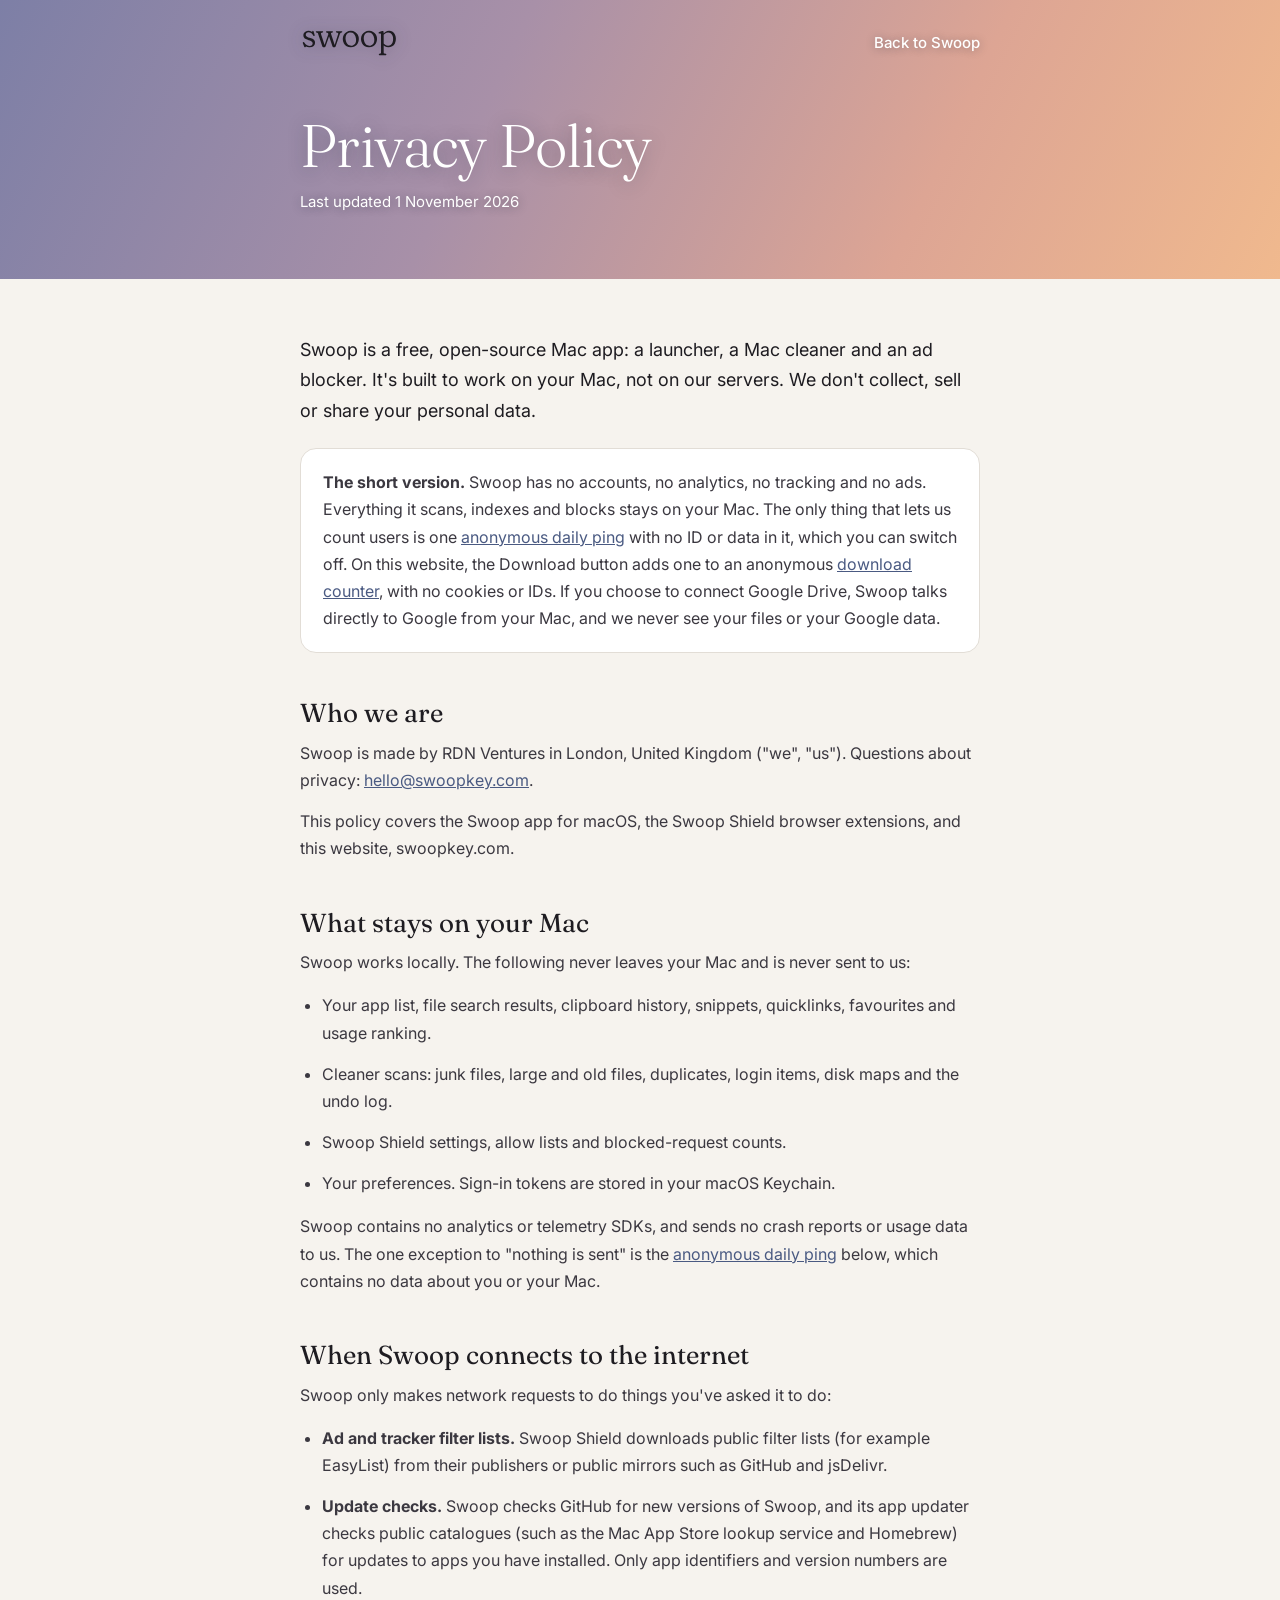
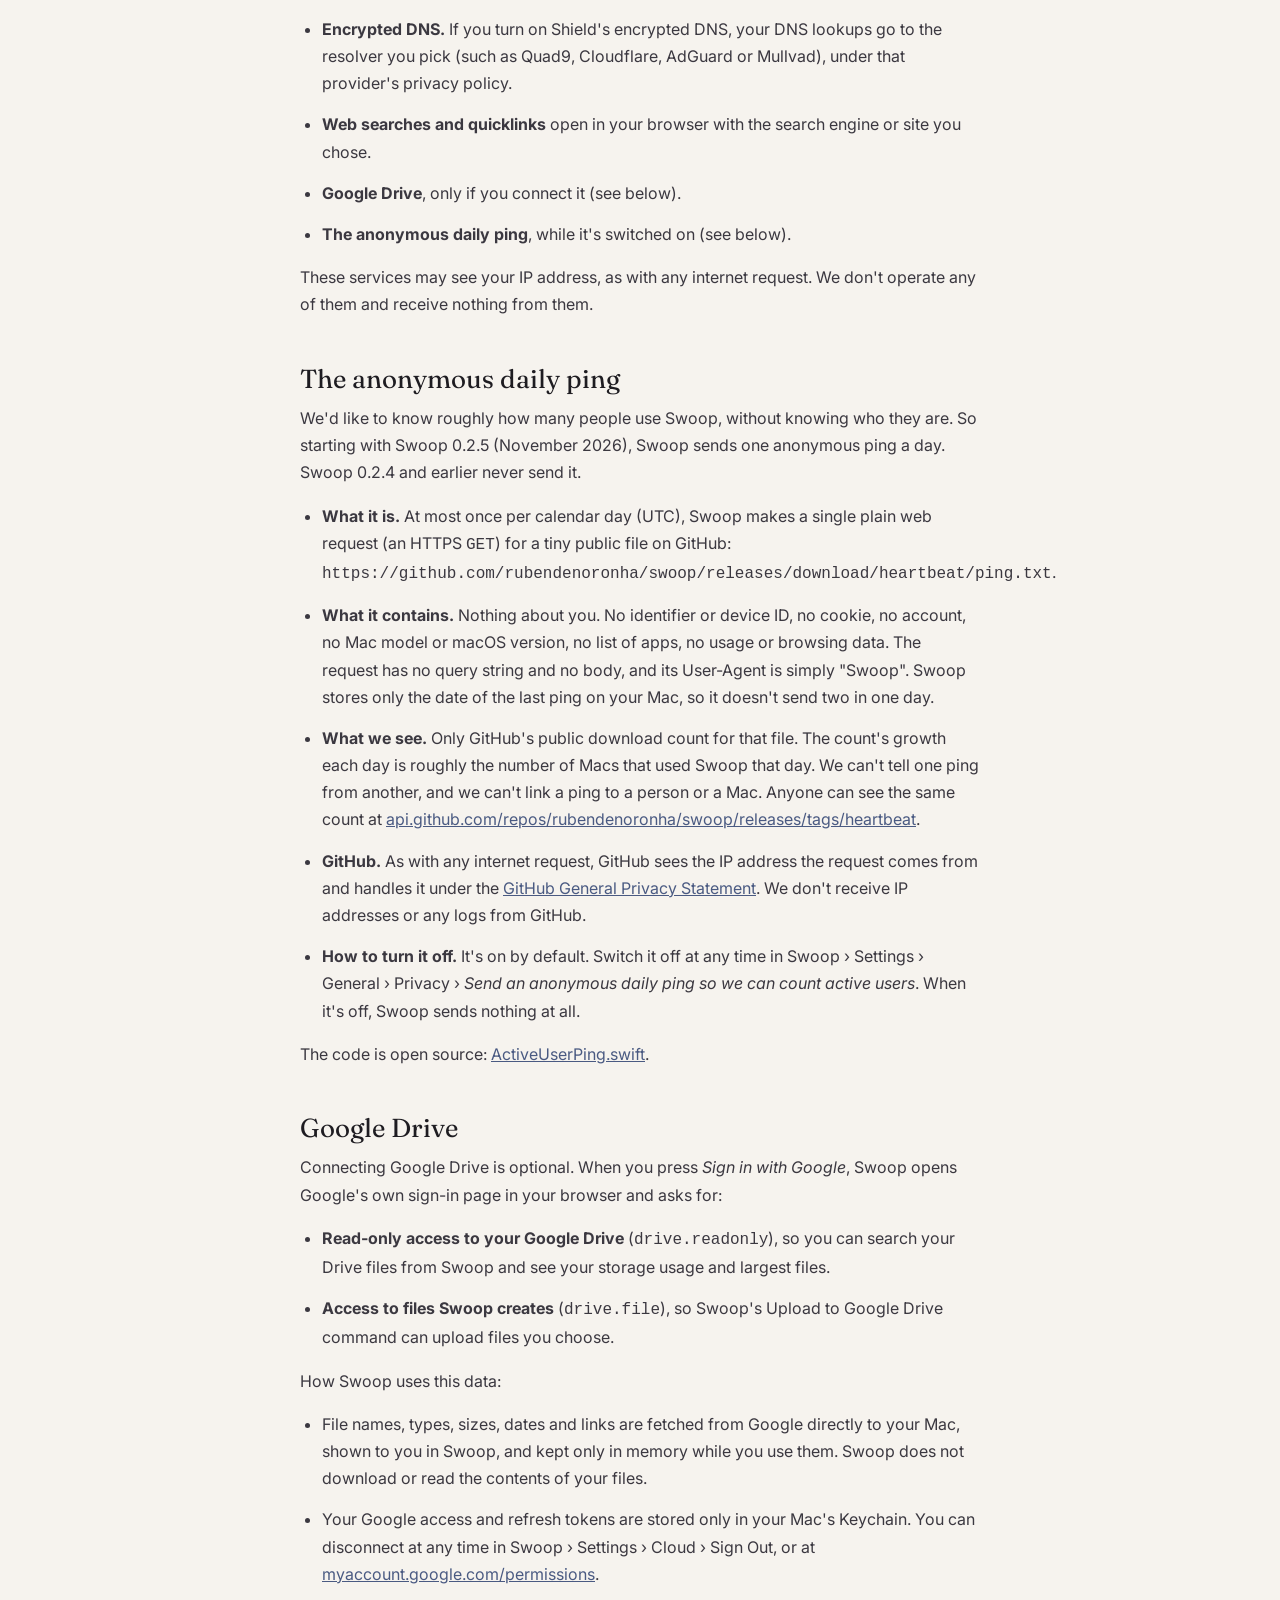
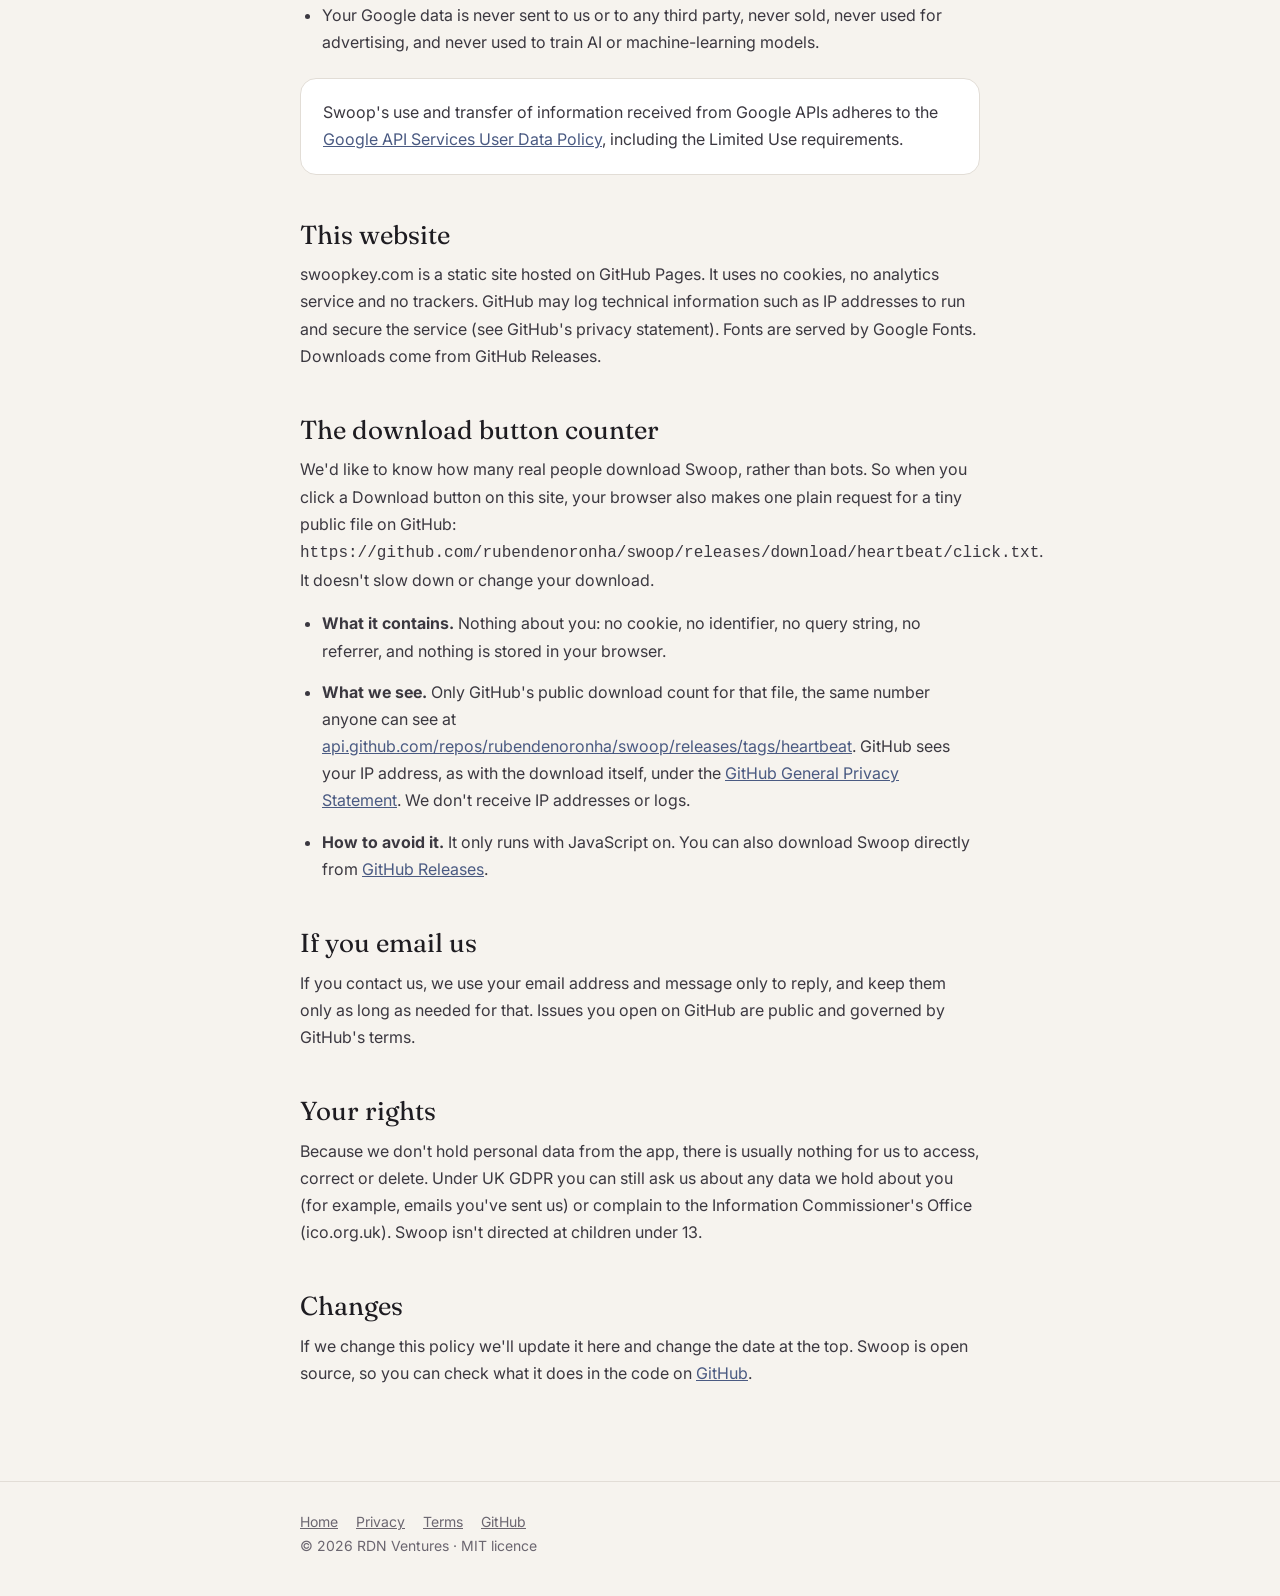
<file: privacy/index.html>
<!doctype html>
<html lang="en-GB">
<head>
<meta charset="utf-8" />
<meta name="viewport" content="width=device-width, initial-scale=1" />
<title>Privacy Policy · SwoopKey</title>
<link rel="canonical" href="https://swoopkey.com/privacy/" />
<meta name="description" content="How Swoop handles your data. Short version: it stays on your Mac." />
<link rel="icon" type="image/svg+xml" href="/favicon.svg" />
<link rel="apple-touch-icon" sizes="180x180" href="/apple-touch-icon.png" />
<link rel="preconnect" href="https://fonts.googleapis.com" />
<link rel="preconnect" href="https://fonts.gstatic.com" crossorigin />
<link rel="stylesheet" href="https://fonts.googleapis.com/css2?family=Fraunces:ital,opsz,wght@0,9..144,300..500;1,9..144,300..500&family=Inter:wght@400;500;600&display=swap" />
<style>
:root{--ink:#1e1c21;--graphite:#3b3840;--stone:#6b6670;--cream:#f6f3ee;--haze:#e2ddd6;--dusk:#4a5a82;--sans:"Inter",-apple-system,BlinkMacSystemFont,system-ui,sans-serif;--serif:"Fraunces",Georgia,serif}
*{box-sizing:border-box}html{-webkit-text-size-adjust:100%}
body{margin:0;background:var(--cream);color:var(--graphite);font:16px/1.7 var(--sans)}
.top{background:linear-gradient(115deg,#7D7FA6 0%,#A890A8 38%,#DDA594 72%,#F0B98E 100%);padding:28px 0 64px;color:#fff}
.wrap{max-width:760px;margin:0 auto;padding:0 clamp(20px,5vw,40px)}
.top nav{display:flex;justify-content:space-between;align-items:center;margin-bottom:56px}
.top nav a{color:#fff;text-decoration:none;font-size:15px;font-weight:500;text-shadow:0 1px 8px rgba(30,34,52,.35)}
.top img{display:block;filter:drop-shadow(0 1px 8px rgba(30,34,52,.3))}
h1{font:300 clamp(40px,7vw,60px)/1.05 var(--serif);margin:0 0 12px;letter-spacing:-.01em;text-shadow:0 2px 18px rgba(30,34,52,.35)}
.top p{margin:0;font-size:15px;text-shadow:0 1px 10px rgba(30,34,52,.4)}
main{padding:56px 0 80px}
h2{font:400 26px/1.25 var(--serif);color:var(--ink);margin:44px 0 10px}
h3{font:600 16px/1.4 var(--sans);color:var(--ink);margin:24px 0 6px}
p,li{margin:0 0 14px}ul{padding-left:22px}
a{color:var(--dusk)}
.lede{font-size:18px;color:var(--ink)}
.box{background:#fff;border:1px solid var(--haze);border-radius:16px;padding:20px 22px;margin:22px 0}
.box p:last-child{margin:0}
footer{border-top:1px solid var(--haze);padding:28px 0 48px;font-size:14px;color:var(--stone)}
footer a{color:var(--stone);margin-right:18px}
</style>
</head>
<body>
<header class="top"><div class="wrap">
<nav><a href="/" aria-label="Swoop home"><img src="/swoop-wordmark-light.svg" alt="swoop" width="100" height="30" /></a><a href="/">Back to Swoop</a></nav>
<h1>Privacy Policy</h1><p>Last updated 1 November 2026</p>
</div></header>
<main><div class="wrap">
<p class="lede">Swoop is a free, open-source Mac app: a launcher, a Mac cleaner and an ad blocker. It's built to work on your Mac, not on our servers. We don't collect, sell or share your personal data.</p>
<div class="box"><p><strong>The short version.</strong> Swoop has no accounts, no analytics, no tracking and no ads. Everything it scans, indexes and blocks stays on your Mac. The only thing that lets us count users is one <a href="#daily-ping">anonymous daily ping</a> with no ID or data in it, which you can switch off. On this website, the Download button adds one to an anonymous <a href="#download-counter">download counter</a>, with no cookies or IDs. If you choose to connect Google Drive, Swoop talks directly to Google from your Mac, and we never see your files or your Google data.</p></div>

<h2>Who we are</h2>
<p>Swoop is made by RDN Ventures in London, United Kingdom ("we", "us"). Questions about privacy: <a href="mailto:hello@swoopkey.com">hello@swoopkey.com</a>.</p>
<p>This policy covers the Swoop app for macOS, the Swoop Shield browser extensions, and this website, swoopkey.com.</p>

<h2>What stays on your Mac</h2>
<p>Swoop works locally. The following never leaves your Mac and is never sent to us:</p>
<ul>
<li>Your app list, file search results, clipboard history, snippets, quicklinks, favourites and usage ranking.</li>
<li>Cleaner scans: junk files, large and old files, duplicates, login items, disk maps and the undo log.</li>
<li>Swoop Shield settings, allow lists and blocked-request counts.</li>
<li>Your preferences. Sign-in tokens are stored in your macOS Keychain.</li>
</ul>
<p>Swoop contains no analytics or telemetry SDKs, and sends no crash reports or usage data to us. The one exception to "nothing is sent" is the <a href="#daily-ping">anonymous daily ping</a> below, which contains no data about you or your Mac.</p>

<h2>When Swoop connects to the internet</h2>
<p>Swoop only makes network requests to do things you've asked it to do:</p>
<ul>
<li><strong>Ad and tracker filter lists.</strong> Swoop Shield downloads public filter lists (for example EasyList) from their publishers or public mirrors such as GitHub and jsDelivr.</li>
<li><strong>Update checks.</strong> Swoop checks GitHub for new versions of Swoop, and its app updater checks public catalogues (such as the Mac App Store lookup service and Homebrew) for updates to apps you have installed. Only app identifiers and version numbers are used.</li>
<li><strong>Encrypted DNS.</strong> If you turn on Shield's encrypted DNS, your DNS lookups go to the resolver you pick (such as Quad9, Cloudflare, AdGuard or Mullvad), under that provider's privacy policy.</li>
<li><strong>Web searches and quicklinks</strong> open in your browser with the search engine or site you chose.</li>
<li><strong>Google Drive</strong>, only if you connect it (see below).</li>
<li><strong>The anonymous daily ping</strong>, while it's switched on (see below).</li>
</ul>
<p>These services may see your IP address, as with any internet request. We don't operate any of them and receive nothing from them.</p>

<h2 id="daily-ping">The anonymous daily ping</h2>
<p>We'd like to know roughly how many people use Swoop, without knowing who they are. So starting with Swoop 0.2.5 (November 2026), Swoop sends one anonymous ping a day. Swoop 0.2.4 and earlier never send it.</p>
<ul>
<li><strong>What it is.</strong> At most once per calendar day (UTC), Swoop makes a single plain web request (an HTTPS <code>GET</code>) for a tiny public file on GitHub: <code>https://github.com/rubendenoronha/swoop/releases/download/heartbeat/ping.txt</code>.</li>
<li><strong>What it contains.</strong> Nothing about you. No identifier or device ID, no cookie, no account, no Mac model or macOS version, no list of apps, no usage or browsing data. The request has no query string and no body, and its User-Agent is simply "Swoop". Swoop stores only the date of the last ping on your Mac, so it doesn't send two in one day.</li>
<li><strong>What we see.</strong> Only GitHub's public download count for that file. The count's growth each day is roughly the number of Macs that used Swoop that day. We can't tell one ping from another, and we can't link a ping to a person or a Mac. Anyone can see the same count at <a href="https://api.github.com/repos/rubendenoronha/swoop/releases/tags/heartbeat">api.github.com/repos/rubendenoronha/swoop/releases/tags/heartbeat</a>.</li>
<li><strong>GitHub.</strong> As with any internet request, GitHub sees the IP address the request comes from and handles it under the <a href="https://docs.github.com/en/site-policy/privacy-policies/github-general-privacy-statement">GitHub General Privacy Statement</a>. We don't receive IP addresses or any logs from GitHub.</li>
<li><strong>How to turn it off.</strong> It's on by default. Switch it off at any time in Swoop › Settings › General › Privacy › <em>Send an anonymous daily ping so we can count active users</em>. When it's off, Swoop sends nothing at all.</li>
</ul>
<p>The code is open source: <a href="https://github.com/rubendenoronha/swoop/blob/3b1bac47d87050fd6f1c38d8b94aa64d8657c9ef/Sources/SwoopCore/ActiveUserPing.swift">ActiveUserPing.swift</a>.</p>

<h2>Google Drive</h2>
<p>Connecting Google Drive is optional. When you press <em>Sign in with Google</em>, Swoop opens Google's own sign-in page in your browser and asks for:</p>
<ul>
<li><strong>Read-only access to your Google Drive</strong> (<code>drive.readonly</code>), so you can search your Drive files from Swoop and see your storage usage and largest files.</li>
<li><strong>Access to files Swoop creates</strong> (<code>drive.file</code>), so Swoop's Upload to Google Drive command can upload files you choose.</li>
</ul>
<p>How Swoop uses this data:</p>
<ul>
<li>File names, types, sizes, dates and links are fetched from Google directly to your Mac, shown to you in Swoop, and kept only in memory while you use them. Swoop does not download or read the contents of your files.</li>
<li>Your Google access and refresh tokens are stored only in your Mac's Keychain. You can disconnect at any time in Swoop › Settings › Cloud › Sign Out, or at <a href="https://myaccount.google.com/permissions">myaccount.google.com/permissions</a>.</li>
<li>Your Google data is never sent to us or to any third party, never sold, never used for advertising, and never used to train AI or machine-learning models.</li>
</ul>
<div class="box"><p>Swoop's use and transfer of information received from Google APIs adheres to the <a href="https://developers.google.com/terms/api-services-user-data-policy">Google API Services User Data Policy</a>, including the Limited Use requirements.</p></div>

<h2>This website</h2>
<p>swoopkey.com is a static site hosted on GitHub Pages. It uses no cookies, no analytics service and no trackers. GitHub may log technical information such as IP addresses to run and secure the service (see GitHub's privacy statement). Fonts are served by Google Fonts. Downloads come from GitHub Releases.</p>

<h2 id="download-counter">The download button counter</h2>
<p>We'd like to know how many real people download Swoop, rather than bots. So when you click a Download button on this site, your browser also makes one plain request for a tiny public file on GitHub: <code>https://github.com/rubendenoronha/swoop/releases/download/heartbeat/click.txt</code>. It doesn't slow down or change your download.</p>
<ul>
<li><strong>What it contains.</strong> Nothing about you: no cookie, no identifier, no query string, no referrer, and nothing is stored in your browser.</li>
<li><strong>What we see.</strong> Only GitHub's public download count for that file, the same number anyone can see at <a href="https://api.github.com/repos/rubendenoronha/swoop/releases/tags/heartbeat">api.github.com/repos/rubendenoronha/swoop/releases/tags/heartbeat</a>. GitHub sees your IP address, as with the download itself, under the <a href="https://docs.github.com/en/site-policy/privacy-policies/github-general-privacy-statement">GitHub General Privacy Statement</a>. We don't receive IP addresses or logs.</li>
<li><strong>How to avoid it.</strong> It only runs with JavaScript on. You can also download Swoop directly from <a href="https://github.com/rubendenoronha/swoop/releases/latest">GitHub Releases</a>.</li>
</ul>

<h2>If you email us</h2>
<p>If you contact us, we use your email address and message only to reply, and keep them only as long as needed for that. Issues you open on GitHub are public and governed by GitHub's terms.</p>

<h2>Your rights</h2>
<p>Because we don't hold personal data from the app, there is usually nothing for us to access, correct or delete. Under UK GDPR you can still ask us about any data we hold about you (for example, emails you've sent us) or complain to the Information Commissioner's Office (ico.org.uk). Swoop isn't directed at children under 13.</p>

<h2>Changes</h2>
<p>If we change this policy we'll update it here and change the date at the top. Swoop is open source, so you can check what it does in the code on <a href="https://github.com/rubendenoronha/swoop">GitHub</a>.</p>
</div></main>
<footer><div class="wrap"><a href="/">Home</a><a href="/privacy/">Privacy</a><a href="/terms/">Terms</a><a href="https://github.com/rubendenoronha/swoop">GitHub</a><br />© 2026 RDN Ventures · MIT licence</div></footer>
</body></html>
</file>
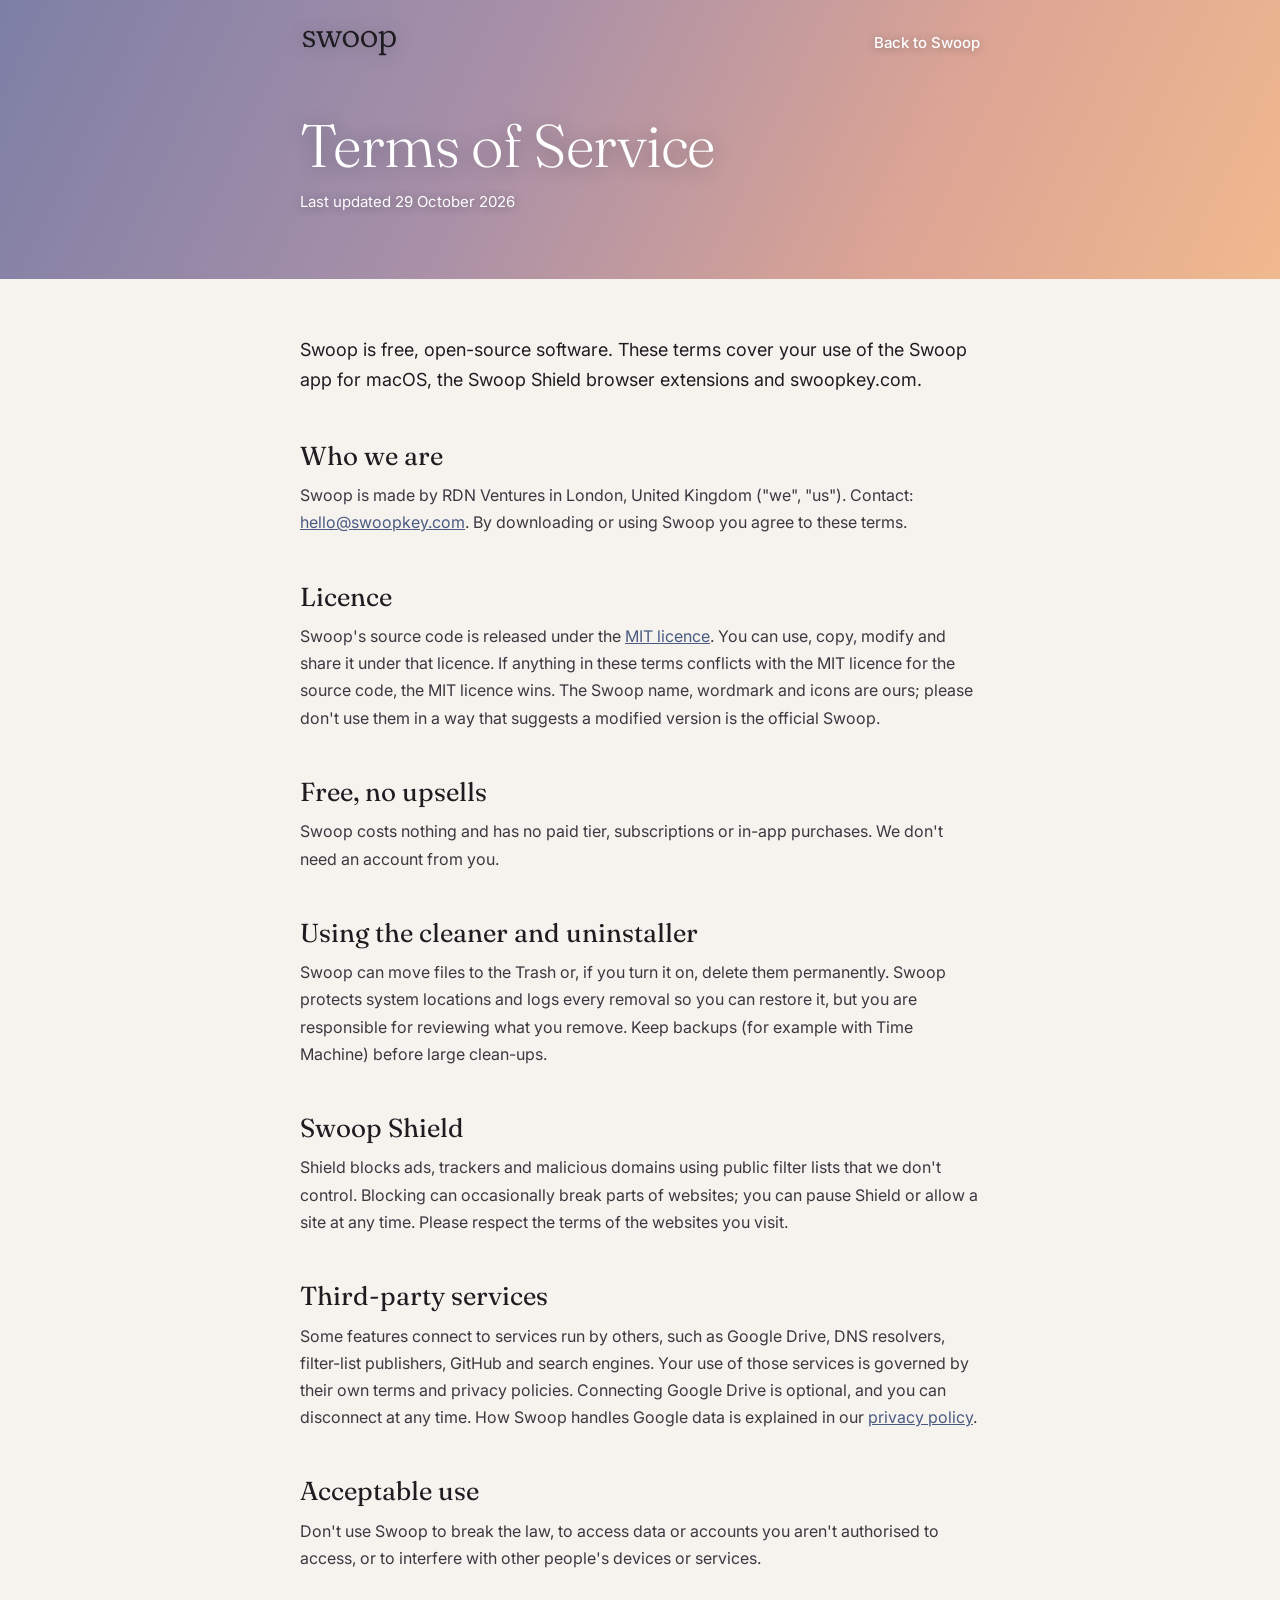
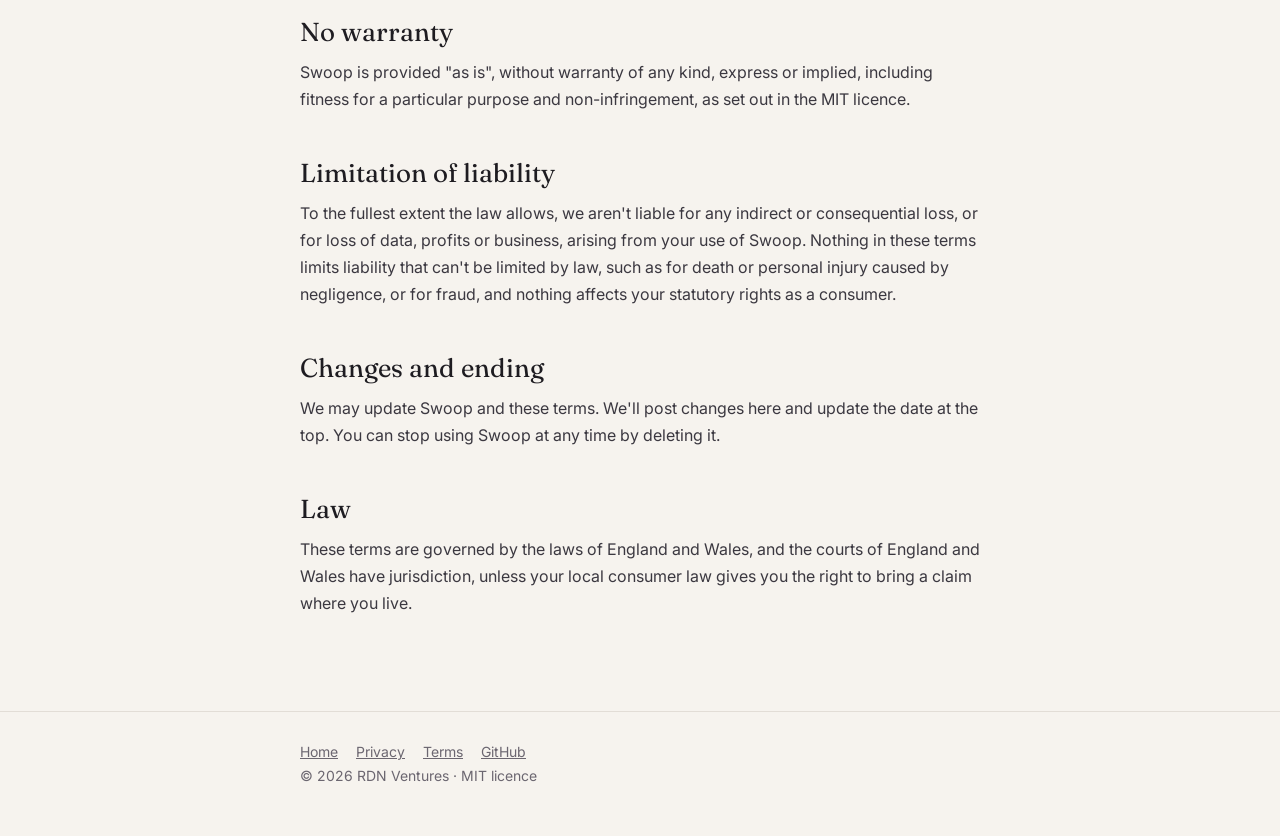
<file: terms/index.html>
<!doctype html>
<html lang="en-GB">
<head>
<meta charset="utf-8" />
<meta name="viewport" content="width=device-width, initial-scale=1" />
<title>Terms of Service · SwoopKey</title>
<link rel="canonical" href="https://swoopkey.com/terms/" />
<meta name="description" content="The terms for using Swoop, a free open-source Mac app." />
<link rel="icon" type="image/svg+xml" href="/favicon.svg" />
<link rel="apple-touch-icon" sizes="180x180" href="/apple-touch-icon.png" />
<link rel="preconnect" href="https://fonts.googleapis.com" />
<link rel="preconnect" href="https://fonts.gstatic.com" crossorigin />
<link rel="stylesheet" href="https://fonts.googleapis.com/css2?family=Fraunces:ital,opsz,wght@0,9..144,300..500;1,9..144,300..500&family=Inter:wght@400;500;600&display=swap" />
<style>
:root{--ink:#1e1c21;--graphite:#3b3840;--stone:#6b6670;--cream:#f6f3ee;--haze:#e2ddd6;--dusk:#4a5a82;--sans:"Inter",-apple-system,BlinkMacSystemFont,system-ui,sans-serif;--serif:"Fraunces",Georgia,serif}
*{box-sizing:border-box}html{-webkit-text-size-adjust:100%}
body{margin:0;background:var(--cream);color:var(--graphite);font:16px/1.7 var(--sans)}
.top{background:linear-gradient(115deg,#7D7FA6 0%,#A890A8 38%,#DDA594 72%,#F0B98E 100%);padding:28px 0 64px;color:#fff}
.wrap{max-width:760px;margin:0 auto;padding:0 clamp(20px,5vw,40px)}
.top nav{display:flex;justify-content:space-between;align-items:center;margin-bottom:56px}
.top nav a{color:#fff;text-decoration:none;font-size:15px;font-weight:500;text-shadow:0 1px 8px rgba(30,34,52,.35)}
.top img{display:block;filter:drop-shadow(0 1px 8px rgba(30,34,52,.3))}
h1{font:300 clamp(40px,7vw,60px)/1.05 var(--serif);margin:0 0 12px;letter-spacing:-.01em;text-shadow:0 2px 18px rgba(30,34,52,.35)}
.top p{margin:0;font-size:15px;text-shadow:0 1px 10px rgba(30,34,52,.4)}
main{padding:56px 0 80px}
h2{font:400 26px/1.25 var(--serif);color:var(--ink);margin:44px 0 10px}
h3{font:600 16px/1.4 var(--sans);color:var(--ink);margin:24px 0 6px}
p,li{margin:0 0 14px}ul{padding-left:22px}
a{color:var(--dusk)}
.lede{font-size:18px;color:var(--ink)}
.box{background:#fff;border:1px solid var(--haze);border-radius:16px;padding:20px 22px;margin:22px 0}
.box p:last-child{margin:0}
footer{border-top:1px solid var(--haze);padding:28px 0 48px;font-size:14px;color:var(--stone)}
footer a{color:var(--stone);margin-right:18px}
</style>
</head>
<body>
<header class="top"><div class="wrap">
<nav><a href="/" aria-label="Swoop home"><img src="/swoop-wordmark-light.svg" alt="swoop" width="100" height="30" /></a><a href="/">Back to Swoop</a></nav>
<h1>Terms of Service</h1><p>Last updated 29 October 2026</p>
</div></header>
<main><div class="wrap">
<p class="lede">Swoop is free, open-source software. These terms cover your use of the Swoop app for macOS, the Swoop Shield browser extensions and swoopkey.com.</p>

<h2>Who we are</h2>
<p>Swoop is made by RDN Ventures in London, United Kingdom ("we", "us"). Contact: <a href="mailto:hello@swoopkey.com">hello@swoopkey.com</a>. By downloading or using Swoop you agree to these terms.</p>

<h2>Licence</h2>
<p>Swoop's source code is released under the <a href="https://github.com/rubendenoronha/swoop/blob/main/LICENSE">MIT licence</a>. You can use, copy, modify and share it under that licence. If anything in these terms conflicts with the MIT licence for the source code, the MIT licence wins. The Swoop name, wordmark and icons are ours; please don't use them in a way that suggests a modified version is the official Swoop.</p>

<h2>Free, no upsells</h2>
<p>Swoop costs nothing and has no paid tier, subscriptions or in-app purchases. We don't need an account from you.</p>

<h2>Using the cleaner and uninstaller</h2>
<p>Swoop can move files to the Trash or, if you turn it on, delete them permanently. Swoop protects system locations and logs every removal so you can restore it, but you are responsible for reviewing what you remove. Keep backups (for example with Time Machine) before large clean-ups.</p>

<h2>Swoop Shield</h2>
<p>Shield blocks ads, trackers and malicious domains using public filter lists that we don't control. Blocking can occasionally break parts of websites; you can pause Shield or allow a site at any time. Please respect the terms of the websites you visit.</p>

<h2>Third-party services</h2>
<p>Some features connect to services run by others, such as Google Drive, DNS resolvers, filter-list publishers, GitHub and search engines. Your use of those services is governed by their own terms and privacy policies. Connecting Google Drive is optional, and you can disconnect at any time. How Swoop handles Google data is explained in our <a href="/privacy/">privacy policy</a>.</p>

<h2>Acceptable use</h2>
<p>Don't use Swoop to break the law, to access data or accounts you aren't authorised to access, or to interfere with other people's devices or services.</p>

<h2>No warranty</h2>
<p>Swoop is provided "as is", without warranty of any kind, express or implied, including fitness for a particular purpose and non-infringement, as set out in the MIT licence.</p>

<h2>Limitation of liability</h2>
<p>To the fullest extent the law allows, we aren't liable for any indirect or consequential loss, or for loss of data, profits or business, arising from your use of Swoop. Nothing in these terms limits liability that can't be limited by law, such as for death or personal injury caused by negligence, or for fraud, and nothing affects your statutory rights as a consumer.</p>

<h2>Changes and ending</h2>
<p>We may update Swoop and these terms. We'll post changes here and update the date at the top. You can stop using Swoop at any time by deleting it.</p>

<h2>Law</h2>
<p>These terms are governed by the laws of England and Wales, and the courts of England and Wales have jurisdiction, unless your local consumer law gives you the right to bring a claim where you live.</p>
</div></main>
<footer><div class="wrap"><a href="/">Home</a><a href="/privacy/">Privacy</a><a href="/terms/">Terms</a><a href="https://github.com/rubendenoronha/swoop">GitHub</a><br />© 2026 RDN Ventures · MIT licence</div></footer>
</body></html>
</file>
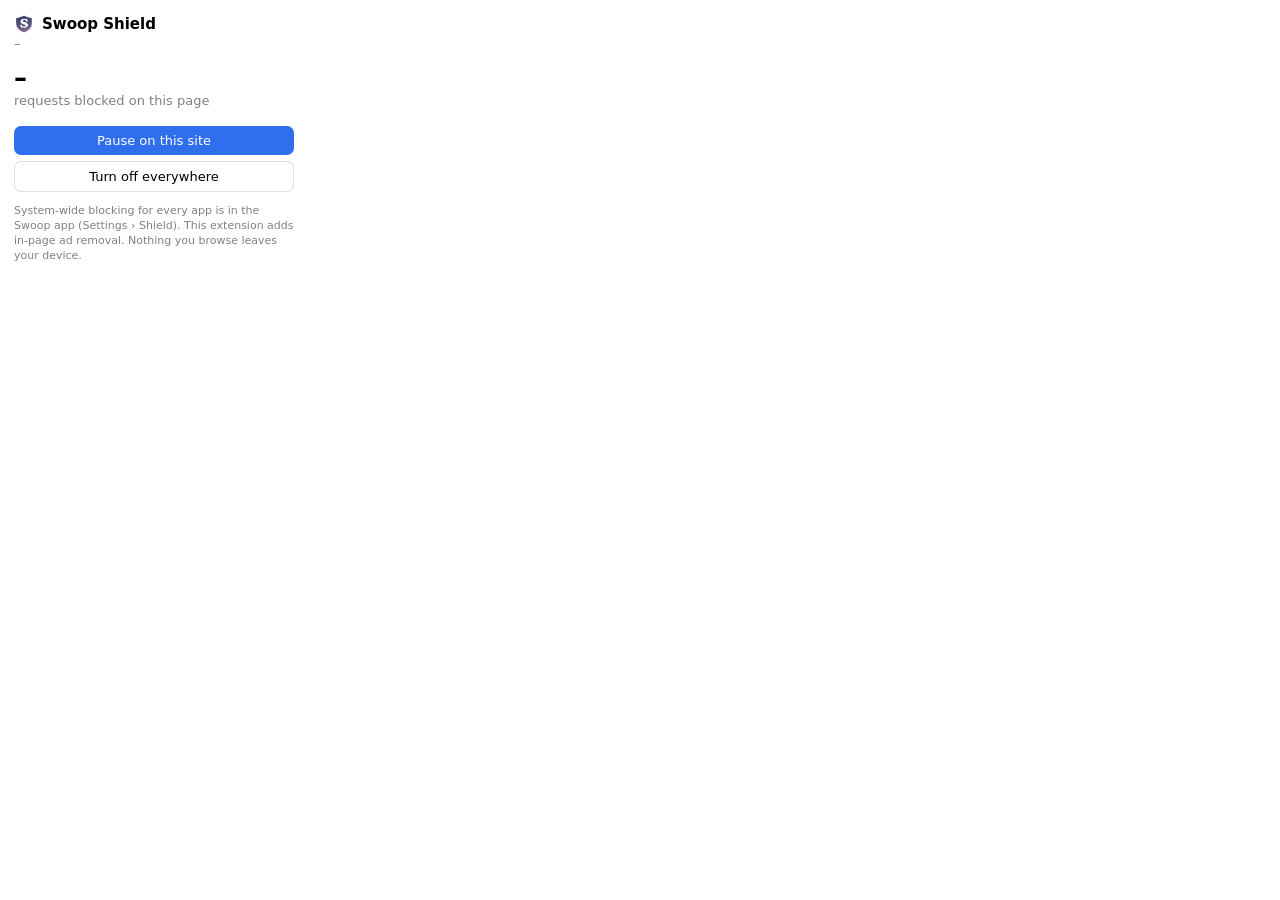
<file: Extensions/webext/popup.html>
<!doctype html>
<!-- SPDX-License-Identifier: MIT -->
<html lang="en">
<head>
  <meta charset="utf-8">
  <title>Swoop Shield</title>
  <style>
    :root { color-scheme: light dark; font: 13px -apple-system, system-ui, sans-serif; }
    body { margin: 0; width: 280px; padding: 14px; }
    h1 { font-size: 15px; margin: 0 0 2px; display: flex; align-items: center; gap: 8px; }
    h1 img { width: 20px; height: 20px; }
    .site { color: GrayText; margin-bottom: 12px; word-break: break-all; }
    .count { font-size: 26px; font-weight: 600; }
    .label { color: GrayText; margin-bottom: 12px; }
    button { width: 100%; padding: 7px; margin-top: 6px; border-radius: 7px; border: 1px solid #8884; background: Canvas; color: CanvasText; font: inherit; cursor: pointer; }
    button.primary { background: #2f6fed; color: white; border: none; }
    .note { margin-top: 12px; color: GrayText; font-size: 11px; line-height: 1.35; }
  </style>
</head>
<body>
  <h1><img src="icons/32.png" alt="">Swoop Shield</h1>
  <div class="site" id="site">–</div>
  <div class="count" id="count">–</div>
  <div class="label">requests blocked on this page</div>
  <button class="primary" id="toggleSite">Pause on this site</button>
  <button id="toggleAll">Turn off everywhere</button>
  <div class="note">System-wide blocking for every app is in the Swoop app (Settings › Shield). This extension adds in-page ad removal. Nothing you browse leaves your device.</div>
  <script src="popup.js"></script>
</body>
</html>
</file>
